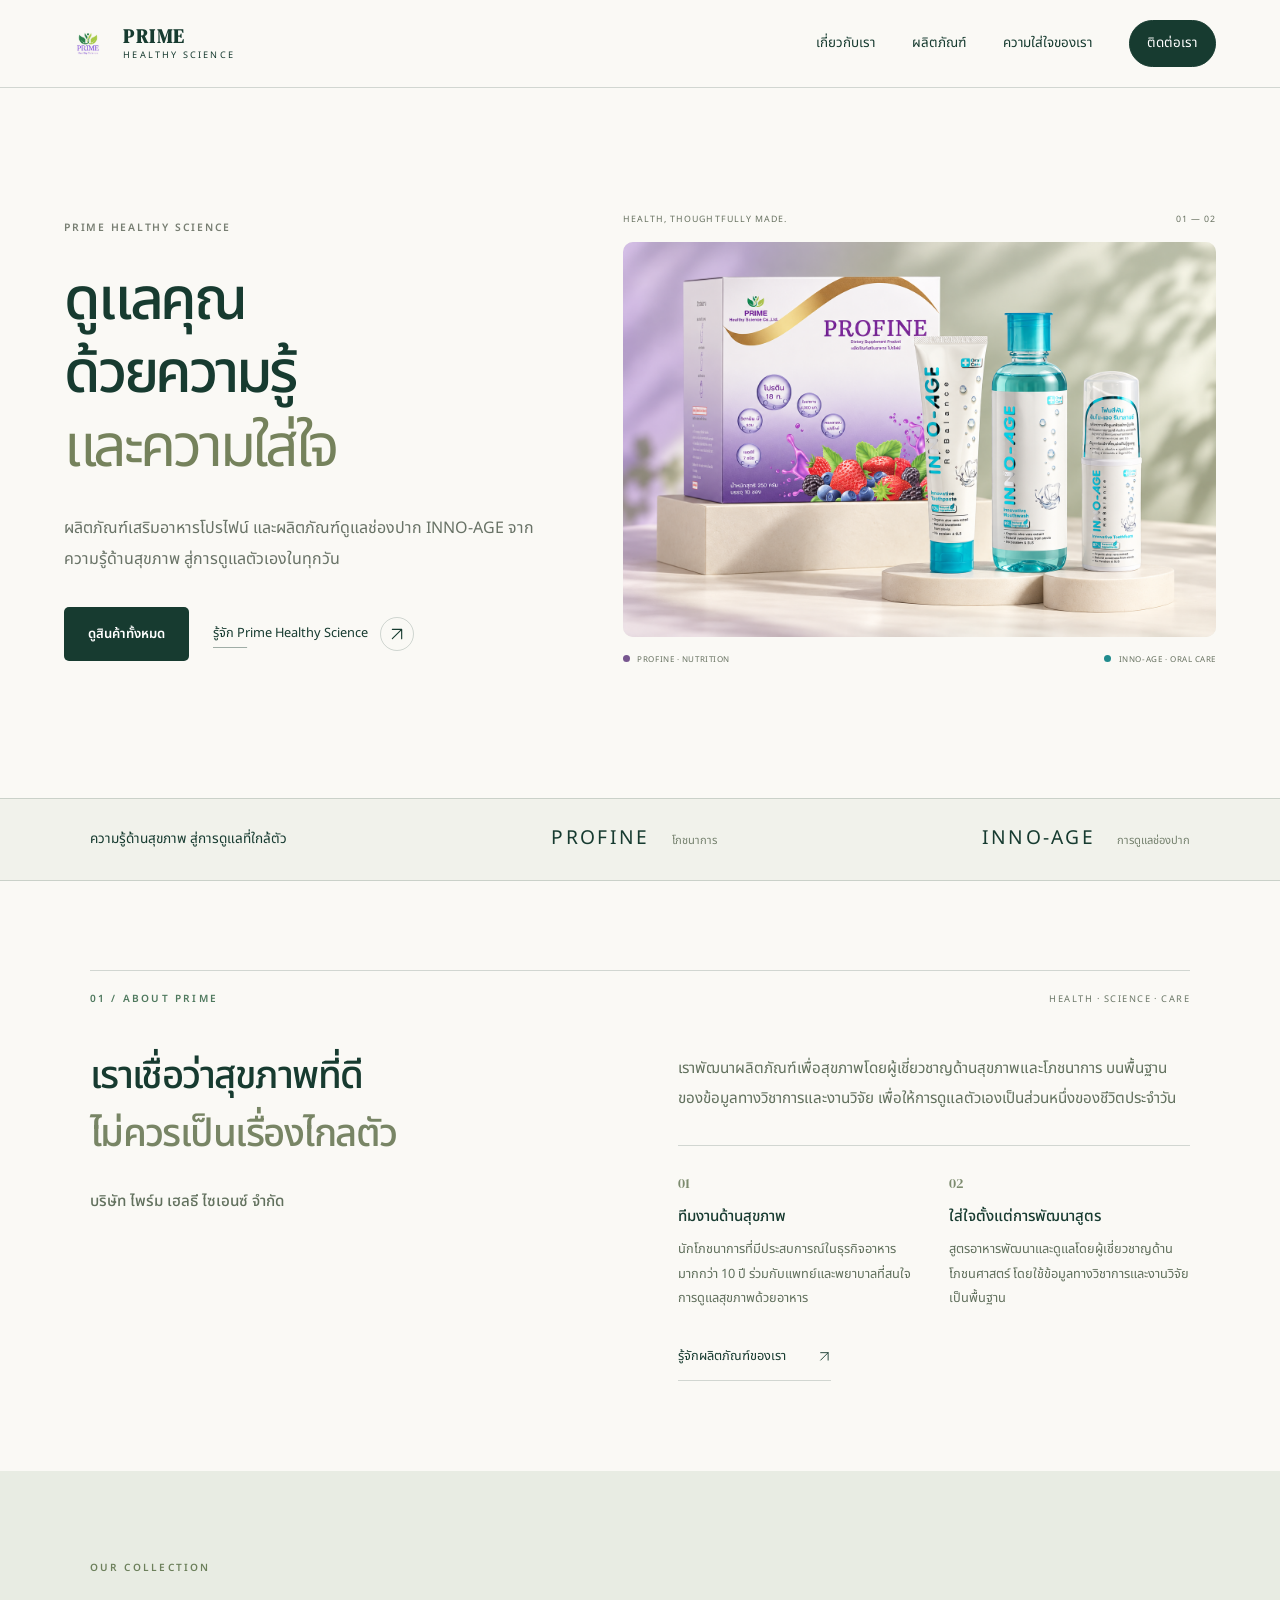
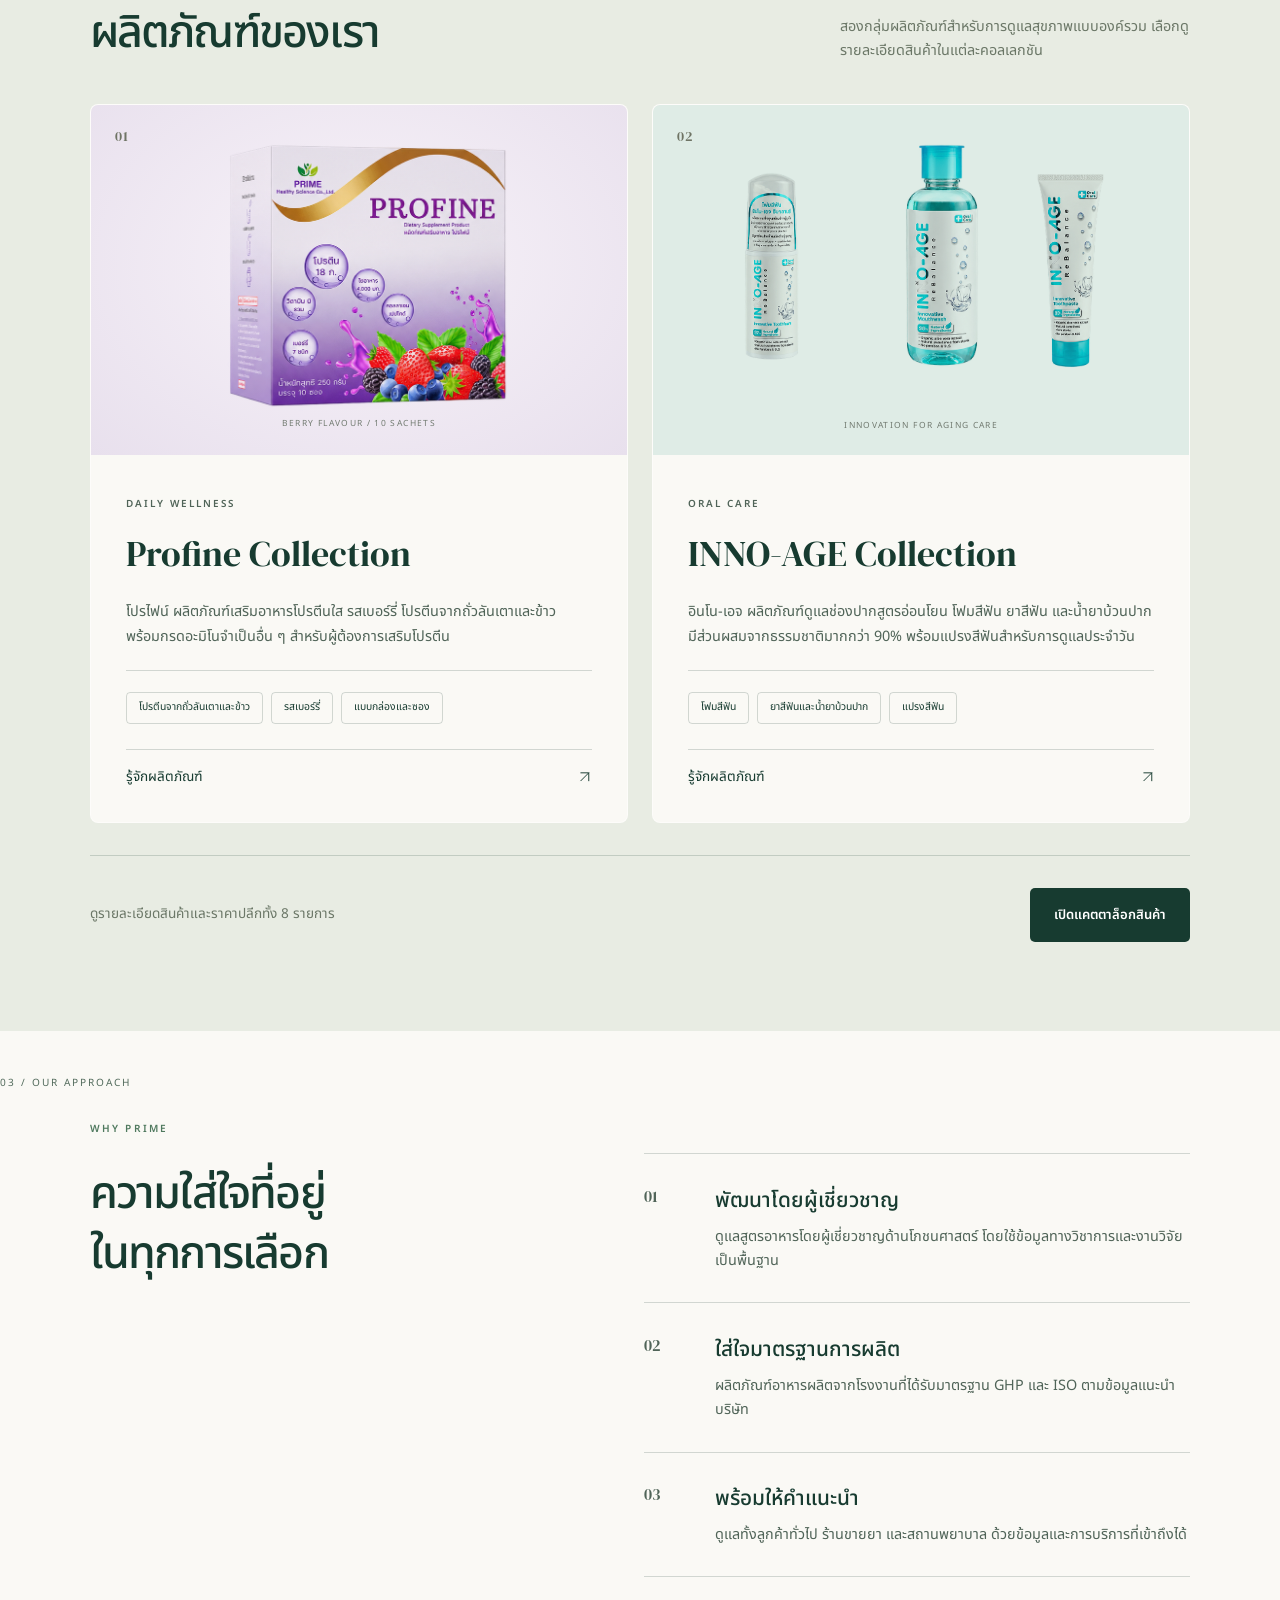
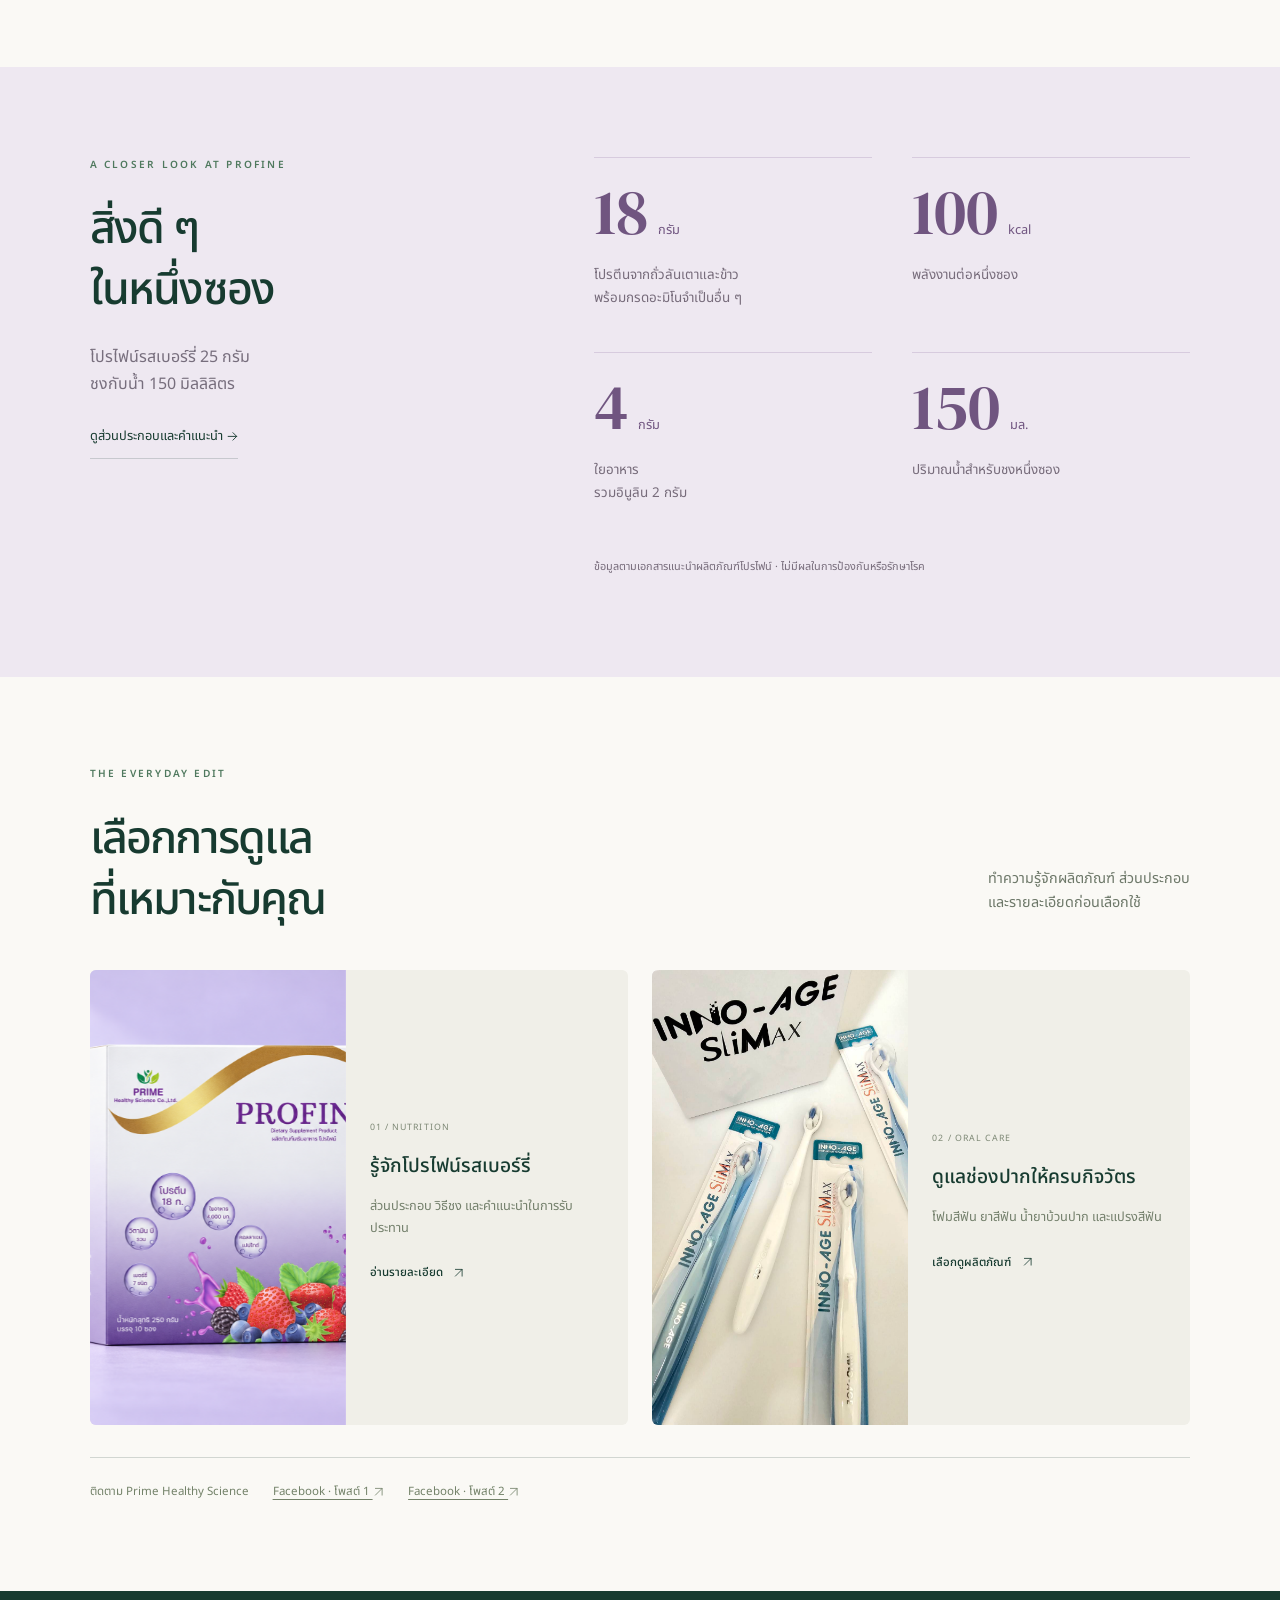
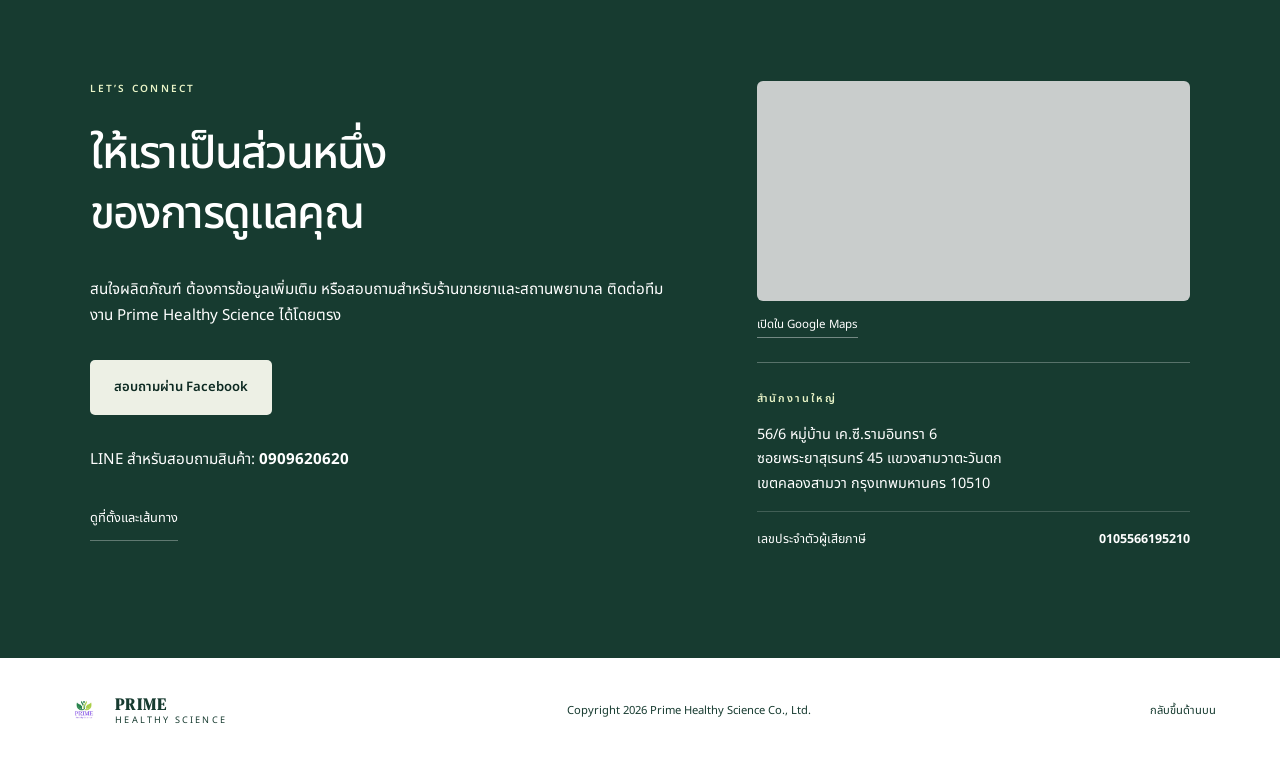
<file: index.html>
<!DOCTYPE html>

<html lang="th">
<head>
<meta charset="utf-8"/>
<meta content="width=device-width, initial-scale=1" name="viewport"/>
<meta content="รู้จักบริษัท ไพร์ม เฮลธี ไซเอนซ์ จำกัด ผู้จัดจำหน่ายโปรไฟน์ โปรตีนรสเบอร์รี่ และ INNO-AGE ผลิตภัณฑ์ดูแลช่องปาก พร้อมข้อมูลสินค้าและช่องทางสอบถาม" name="description"/>
<meta content="index, follow, max-image-preview:large" name="robots"/>
<meta content="Prime Healthy Science Co., Ltd." name="author"/>
<meta content="#173b30" name="theme-color"/>
<meta content="website" property="og:type"/>
<meta content="th_TH" property="og:locale"/>
<meta content="Prime Healthy Science" property="og:site_name"/>
<meta content="Prime Healthy Science | โปรไฟน์ และ INNO-AGE" property="og:title"/>
<meta content="รู้จักบริษัท ไพร์ม เฮลธี ไซเอนซ์ จำกัด ผู้จัดจำหน่ายโปรไฟน์ โปรตีนรสเบอร์รี่ และ INNO-AGE ผลิตภัณฑ์ดูแลช่องปาก พร้อมข้อมูลสินค้าและช่องทางสอบถาม" property="og:description"/>
<meta content="summary_large_image" name="twitter:card"/>
<meta content="Prime Healthy Science | โปรไฟน์ และ INNO-AGE" name="twitter:title"/>
<meta content="รู้จักบริษัท ไพร์ม เฮลธี ไซเอนซ์ จำกัด ผู้จัดจำหน่ายโปรไฟน์ โปรตีนรสเบอร์รี่ และ INNO-AGE ผลิตภัณฑ์ดูแลช่องปาก พร้อมข้อมูลสินค้าและช่องทางสอบถาม" name="twitter:description"/>
<title>Prime Healthy Science | โปรไฟน์ และ INNO-AGE</title>
<link href="favicon.ico" rel="icon" sizes="any"/><link href="assets/favicon.png" rel="icon" sizes="96x96" type="image/png"/><link href="assets/apple-touch-icon.png" rel="apple-touch-icon" sizes="180x180"/>
<link href="https://fonts.googleapis.com" rel="preconnect"/>
<link crossorigin="" href="https://fonts.gstatic.com" rel="preconnect"/>
<link href="https://fonts.googleapis.com/css2?family=DM+Serif+Display&amp;family=Noto+Sans+Thai:wght@300;400;500;600;700&amp;display=swap" rel="stylesheet"/>
<link href="styles.css" rel="stylesheet"/>
<link href="extras.css" rel="stylesheet"/>
<link href="content.css" rel="stylesheet"/>
<link href="accessibility.css" rel="stylesheet"/><noscript><style>@media(max-width:950px){.site-header{height:auto;position:relative;flex-wrap:wrap;background:var(--ink-2);padding-top:1rem;padding-bottom:1rem}.site-header nav{display:flex;position:static;flex-wrap:wrap;width:100%;gap:1rem;padding:1rem 0;background:none}.menu-button{display:none}}</style></noscript><link href="home-motion.css" rel="stylesheet"/><meta content="https://krittanonmss.github.io/website_Prime-Healthy-Science/" property="og:url"/><meta content="https://krittanonmss.github.io/website_Prime-Healthy-Science/assets/phs-studio-v2.png" property="og:image"/><meta content="https://krittanonmss.github.io/website_Prime-Healthy-Science/assets/phs-studio-v2.png" property="og:image:secure_url"/><meta content="image/png" property="og:image:type"/><meta content="1536" property="og:image:width"/><meta content="1024" property="og:image:height"/><meta content="ผลิตภัณฑ์โปรไฟน์และ INNO-AGE จาก Prime Healthy Science" property="og:image:alt"/><meta content="https://krittanonmss.github.io/website_Prime-Healthy-Science/assets/phs-studio-v2.png" name="twitter:image"/><meta content="ผลิตภัณฑ์โปรไฟน์และ INNO-AGE จาก Prime Healthy Science" name="twitter:image:alt"/><link href="https://krittanonmss.github.io/website_Prime-Healthy-Science/" rel="canonical"/><script type="application/ld+json">{"@context":"https://schema.org","@graph":[{"@type":"Organization","@id":"https://krittanonmss.github.io/website_Prime-Healthy-Science/#organization","name":"บริษัท ไพร์ม เฮลธี ไซเอนซ์ จำกัด","alternateName":"Prime Healthy Science Co., Ltd.","url":"https://krittanonmss.github.io/website_Prime-Healthy-Science/","logo":{"@type":"ImageObject","url":"https://krittanonmss.github.io/website_Prime-Healthy-Science/assets/logo.jpg"},"sameAs":["https://www.facebook.com/61555397284575"],"description":"ผลิตภัณฑ์เสริมอาหารโปรไฟน์ และผลิตภัณฑ์ดูแลช่องปาก INNO-AGE","taxID":"0105566195210","address":{"@type":"PostalAddress","streetAddress":"56/6 หมู่บ้าน เค.ซี.รามอินทรา 6 ซอยพระยาสุเรนทร์ 45 แขวงสามวาตะวันตก","addressLocality":"เขตคลองสามวา","addressRegion":"กรุงเทพมหานคร","postalCode":"10510","addressCountry":"TH"}},{"@type":"WebSite","@id":"https://krittanonmss.github.io/website_Prime-Healthy-Science/#website","url":"https://krittanonmss.github.io/website_Prime-Healthy-Science/","name":"Prime Healthy Science","alternateName":"ไพร์ม เฮลธี ไซเอนซ์","inLanguage":"th-TH","publisher":{"@id":"https://krittanonmss.github.io/website_Prime-Healthy-Science/#organization"}},{"@type":"WebPage","@id":"https://krittanonmss.github.io/website_Prime-Healthy-Science/#webpage","url":"https://krittanonmss.github.io/website_Prime-Healthy-Science/","name":"Prime Healthy Science | โปรไฟน์ และ INNO-AGE","description":"รู้จักบริษัท ไพร์ม เฮลธี ไซเอนซ์ จำกัด ผู้จัดจำหน่ายโปรไฟน์ โปรตีนรสเบอร์รี่ และ INNO-AGE ผลิตภัณฑ์ดูแลช่องปาก พร้อมข้อมูลสินค้าและช่องทางสอบถาม","inLanguage":"th-TH","isPartOf":{"@id":"https://krittanonmss.github.io/website_Prime-Healthy-Science/#website"},"about":{"@id":"https://krittanonmss.github.io/website_Prime-Healthy-Science/#organization"},"primaryImageOfPage":{"@type":"ImageObject","url":"https://krittanonmss.github.io/website_Prime-Healthy-Science/assets/phs-studio-v2.png"}}]}</script><meta content="zweBhI5edOVpzJNW1rOHRYikwIHm6MC12zoa8PsCPQc" name="google-site-verification"/></head>
<body class="home-page">
<a class="skip-link" href="#main">ข้ามไปยังเนื้อหา</a>
<header class="site-header" id="top">
<a aria-label="Prime Healthy Science หน้าแรก" class="brand" href="#top">
<img alt="" decoding="async" height="56" src="assets/logo.jpg" width="56"/>
<span><strong>PRIME</strong><small>Healthy Science</small></span>
</a>
<button aria-controls="main-nav" aria-expanded="false" class="menu-button" type="button"><span></span><span></span><span></span><span class="sr-only">เปิดเมนู</span></button>
<nav aria-label="เมนูหลัก" id="main-nav">
<a href="#about">เกี่ยวกับเรา</a>
<a href="products.html">ผลิตภัณฑ์</a>
<a href="#standards">ความใส่ใจของเรา</a>
<a class="nav-cta" href="#contact">ติดต่อเรา</a>
</nav>
</header>
<main id="main">
<section class="hero">
<div class="hero-copy reveal">
<p class="eyebrow">PRIME HEALTHY SCIENCE</p>
<h1>ดูแลคุณ<br/>ด้วยความรู้<br/><em>และความใส่ใจ</em></h1>
<p class="hero-lead">ผลิตภัณฑ์เสริมอาหารโปรไฟน์ และผลิตภัณฑ์ดูแลช่องปาก INNO-AGE จากความรู้ด้านสุขภาพ สู่การดูแลตัวเองในทุกวัน</p>
<div class="hero-actions">
<a class="button primary" href="products.html">ดูสินค้าทั้งหมด</a>
<a class="text-link about-discover" href="#about"><span class="about-discover-label">รู้จัก Prime Healthy Science</span><span aria-hidden="true" class="about-discover-icon"><svg aria-hidden="true" class="ui-icon" fill="none" focusable="false" height="18" stroke="currentColor" stroke-linecap="round" stroke-linejoin="round" stroke-width="1.7" viewbox="0 0 24 24" width="18"><path d="M5 19 19 5M5 5h14v14"></path></svg></span></a>
</div>
</div>
<div class="hero-art product-editorial"><div class="image-kicker"><span>HEALTH, THOUGHTFULLY MADE.</span><span>01 — 02</span></div><div class="hero-image-wrap"><img alt="ผลิตภัณฑ์โปรไฟน์และ INNO-AGE จัดแสดงบนพื้นหลังโทนอ่อน" decoding="async" fetchpriority="high" height="1024" src="assets/phs-studio-v2.png" width="1536"/></div><div class="hero-image-caption"><span><i class="swatch purple"></i> PROFINE · NUTRITION</span><span><i class="swatch teal"></i> INNO-AGE · ORAL CARE</span></div></div>
</section><div class="brand-strip"><span>ความรู้ด้านสุขภาพ สู่การดูแลที่ใกล้ตัว</span><span>PROFINE <small>โภชนาการ</small></span><span>INNO-AGE <small>การดูแลช่องปาก</small></span></div>
<section aria-labelledby="about-title" class="about-section section" id="about">
<div class="about-topline"><p class="eyebrow green">01 / ABOUT PRIME</p><span>HEALTH · SCIENCE · CARE</span></div>
<div class="about-layout"><div class="about-heading"><h2 id="about-title">เราเชื่อว่าสุขภาพที่ดี<br/><span>ไม่ควรเป็นเรื่องไกลตัว</span></h2><p class="about-company">บริษัท ไพร์ม เฮลธี ไซเอนซ์ จำกัด</p></div>
<div class="about-story">
<p class="about-description">เราพัฒนาผลิตภัณฑ์เพื่อสุขภาพโดยผู้เชี่ยวชาญด้านสุขภาพและโภชนาการ บนพื้นฐานของข้อมูลทางวิชาการและงานวิจัย เพื่อให้การดูแลตัวเองเป็นส่วนหนึ่งของชีวิตประจำวัน</p>
<div class="about-details">
<div><span class="about-detail-number">01</span><h3>ทีมงานด้านสุขภาพ</h3><p>นักโภชนาการที่มีประสบการณ์ในธุรกิจอาหารมากกว่า 10 ปี ร่วมกับแพทย์และพยาบาลที่สนใจการดูแลสุขภาพด้วยอาหาร</p></div>
<div><span class="about-detail-number">02</span><h3>ใส่ใจตั้งแต่การพัฒนาสูตร</h3><p>สูตรอาหารพัฒนาและดูแลโดยผู้เชี่ยวชาญด้านโภชนศาสตร์ โดยใช้ข้อมูลทางวิชาการและงานวิจัยเป็นพื้นฐาน</p></div>
</div>
<a class="about-link" href="products.html">รู้จักผลิตภัณฑ์ของเรา <span aria-hidden="true"><svg aria-hidden="true" class="ui-icon" fill="none" focusable="false" height="18" stroke="currentColor" stroke-linecap="round" stroke-linejoin="round" stroke-width="1.7" viewbox="0 0 24 24" width="18"><path d="M5 19 19 5M5 5h14v14"></path></svg></span></a>
</div>
</div>
</section>
<section class="products section" id="products">
<div class="products-heading reveal">
<div>
<p class="eyebrow light">OUR COLLECTION</p>
<h2>ผลิตภัณฑ์ของเรา</h2>
</div>
<p>สองกลุ่มผลิตภัณฑ์สำหรับการดูแลสุขภาพแบบองค์รวม เลือกดูรายละเอียดสินค้าในแต่ละคอลเลกชัน</p>
</div>
<div class="collection-grid">
<article class="collection-card berry reveal">
<div class="card-index">01</div>
<a class="product-visual collection-product berry-stage" href="products.html#profine-details"><div aria-label="กล่องโปรไฟน์ รสเบอร์รี่" class="sheet-product sheet-berry" role="img"></div><span class="visual-note">BERRY FLAVOUR / 10 SACHETS</span></a>
<div class="collection-copy">
<p class="category">DAILY WELLNESS</p>
<h3>Profine Collection</h3>
<p>โปรไฟน์ ผลิตภัณฑ์เสริมอาหารโปรตีนใส รสเบอร์รี่ โปรตีนจากถั่วลันเตาและข้าว พร้อมกรดอะมิโนจำเป็นอื่น ๆ สำหรับผู้ต้องการเสริมโปรตีน</p>
<ul><li>โปรตีนจากถั่วลันเตาและข้าว</li><li>รสเบอร์รี่</li><li>แบบกล่องและซอง</li></ul>
<a class="collection-link" href="products.html#profine-details">รู้จักผลิตภัณฑ์ <span aria-hidden="true"><svg aria-hidden="true" class="ui-icon" fill="none" focusable="false" height="18" stroke="currentColor" stroke-linecap="round" stroke-linejoin="round" stroke-width="1.7" viewbox="0 0 24 24" width="18"><path d="M5 19 19 5M5 5h14v14"></path></svg></span></a></div>
</article>
<article class="collection-card oral reveal">
<div class="card-index">02</div>
<a class="product-visual collection-product oral-stage" href="products.html#oral-details"><div class="oral-lineup"><div aria-label="โฟมสีฟัน INNO-AGE" class="sheet-product sheet-foam" role="img"></div><div aria-label="น้ำยาบ้วนปาก INNO-AGE" class="sheet-product sheet-mouthwash" role="img"></div><div aria-label="ยาสีฟัน INNO-AGE" class="sheet-product sheet-toothpaste" role="img"></div></div><span class="visual-note">INNOVATION FOR AGING CARE</span></a>
<div class="collection-copy">
<p class="category">ORAL CARE</p>
<h3>INNO-AGE Collection</h3>
<p>อินโน-เอจ ผลิตภัณฑ์ดูแลช่องปากสูตรอ่อนโยน โฟมสีฟัน ยาสีฟัน และน้ำยาบ้วนปาก มีส่วนผสมจากธรรมชาติมากกว่า 90% พร้อมแปรงสีฟันสำหรับการดูแลประจำวัน</p>
<ul><li>โฟมสีฟัน</li><li>ยาสีฟันและน้ำยาบ้วนปาก</li><li>แปรงสีฟัน</li></ul>
<a class="collection-link" href="products.html#oral-details">รู้จักผลิตภัณฑ์ <span aria-hidden="true"><svg aria-hidden="true" class="ui-icon" fill="none" focusable="false" height="18" stroke="currentColor" stroke-linecap="round" stroke-linejoin="round" stroke-width="1.7" viewbox="0 0 24 24" width="18"><path d="M5 19 19 5M5 5h14v14"></path></svg></span></a></div>
</article>
</div>
<div class="products-all reveal">
<p>ดูรายละเอียดสินค้าและราคาปลีกทั้ง 8 รายการ</p>
<a class="button pale" href="products.html">เปิดแคตตาล็อกสินค้า</a>
</div>
</section>
<section class="principles section" id="standards">
<div class="section-number">03 / OUR APPROACH</div>
<div class="principles-title reveal">
<p class="eyebrow green">WHY PRIME</p>
<h2>ความใส่ใจที่อยู่<br/>ในทุกการเลือก</h2>
</div>
<div class="principle-list">
<article class="reveal"><span>01</span><div><h3>พัฒนาโดยผู้เชี่ยวชาญ</h3><p>ดูแลสูตรอาหารโดยผู้เชี่ยวชาญด้านโภชนศาสตร์ โดยใช้ข้อมูลทางวิชาการและงานวิจัยเป็นพื้นฐาน</p></div></article>
<article class="reveal"><span>02</span><div><h3>ใส่ใจมาตรฐานการผลิต</h3><p>ผลิตภัณฑ์อาหารผลิตจากโรงงานที่ได้รับมาตรฐาน GHP และ ISO ตามข้อมูลแนะนำบริษัท</p></div></article>
<article class="reveal"><span>03</span><div><h3>พร้อมให้คำแนะนำ</h3><p>ดูแลทั้งลูกค้าทั่วไป ร้านขายยา และสถานพยาบาล ด้วยข้อมูลและการบริการที่เข้าถึงได้</p></div></article>
</div>
</section>
<section class="nutrition-feature section"><div class="feature-heading"><p class="eyebrow green">A CLOSER LOOK AT PROFINE</p><h2>สิ่งดี ๆ<br/>ในหนึ่งซอง</h2><p>โปรไฟน์รสเบอร์รี่ 25 กรัม<br/>ชงกับน้ำ 150 มิลลิลิตร</p><a class="text-link" href="products.html#profine-details">ดูส่วนประกอบและคำแนะนำ <svg aria-hidden="true" class="ui-icon" fill="none" focusable="false" height="18" stroke="currentColor" stroke-linecap="round" stroke-linejoin="round" stroke-width="1.7" viewbox="0 0 24 24" width="18"><path d="M4 12h16M13 5l7 7-7 7"></path></svg></a></div><div class="feature-facts"><div><strong>18<small>กรัม</small></strong><p>โปรตีนจากถั่วลันเตาและข้าว<br/>พร้อมกรดอะมิโนจำเป็นอื่น ๆ</p></div><div><strong>100<small>kcal</small></strong><p>พลังงานต่อหนึ่งซอง</p></div><div><strong>4<small>กรัม</small></strong><p>ใยอาหาร<br/>รวมอินูลิน 2 กรัม</p></div><div><strong>150<small>มล.</small></strong><p>ปริมาณน้ำสำหรับชงหนึ่งซอง</p></div><p class="fact-source">ข้อมูลตามเอกสารแนะนำผลิตภัณฑ์โปรไฟน์ · ไม่มีผลในการป้องกันหรือรักษาโรค</p></div></section>
<section class="resource-section section" id="product-stories"><div class="resource-heading"><div><p class="eyebrow green">THE EVERYDAY EDIT</p><h2>เลือกการดูแล<br/>ที่เหมาะกับคุณ</h2></div><p>ทำความรู้จักผลิตภัณฑ์ ส่วนประกอบ<br/>และรายละเอียดก่อนเลือกใช้</p></div><div class="editorial-grid"><a class="editorial-card" href="products.html#profine-details"><div class="editorial-image berry-editorial"><img alt="โปรไฟน์รสเบอร์รี่ จัดแสงบนพื้นหลังลาเวนเดอร์" decoding="async" height="1254" loading="lazy" src="assets/profine-editorial-v3.png" width="1254"/></div><div class="editorial-copy"><span>01 / NUTRITION</span><h3>รู้จักโปรไฟน์รสเบอร์รี่</h3><p>ส่วนประกอบ วิธีชง และคำแนะนำในการรับประทาน</p><b>อ่านรายละเอียด<span aria-hidden="true" class="editorial-arrow"><svg aria-hidden="true" class="ui-icon" fill="none" focusable="false" height="18" stroke="currentColor" stroke-linecap="round" stroke-linejoin="round" stroke-width="1.7" viewbox="0 0 24 24" width="18"><path d="M5 19 19 5M5 5h14v14"></path></svg></span></b></div></a><a class="editorial-card" href="products.html#slimax"><div class="editorial-image"><img alt="แปรงสีฟัน INNO-AGE Slimax ในบรรจุภัณฑ์จริง" decoding="async" height="1705" loading="lazy" src="assets/5992.jpg" width="960"/></div><div class="editorial-copy"><span>02 / ORAL CARE</span><h3>ดูแลช่องปากให้ครบกิจวัตร</h3><p>โฟมสีฟัน ยาสีฟัน น้ำยาบ้วนปาก และแปรงสีฟัน</p><b>เลือกดูผลิตภัณฑ์<span aria-hidden="true" class="editorial-arrow"><svg aria-hidden="true" class="ui-icon" fill="none" focusable="false" height="18" stroke="currentColor" stroke-linecap="round" stroke-linejoin="round" stroke-width="1.7" viewbox="0 0 24 24" width="18"><path d="M5 19 19 5M5 5h14v14"></path></svg></span></b></div></a></div><div class="source-links"><span>ติดตาม Prime Healthy Science</span><a href="https://www.facebook.com/story.php?story_fbid=122129962166179909&amp;id=61555397284575" rel="noopener noreferrer" target="_blank">Facebook · โพสต์ 1 <svg aria-hidden="true" class="ui-icon" fill="none" focusable="false" height="18" stroke="currentColor" stroke-linecap="round" stroke-linejoin="round" stroke-width="1.7" viewbox="0 0 24 24" width="18"><path d="M5 19 19 5M5 5h14v14"></path></svg></a><a href="https://www.facebook.com/story.php?story_fbid=122279247944179909&amp;id=61555397284575" rel="noopener noreferrer" target="_blank">Facebook · โพสต์ 2 <svg aria-hidden="true" class="ui-icon" fill="none" focusable="false" height="18" stroke="currentColor" stroke-linecap="round" stroke-linejoin="round" stroke-width="1.7" viewbox="0 0 24 24" width="18"><path d="M5 19 19 5M5 5h14v14"></path></svg></a></div></section>
<section class="contact section" id="contact">
<div class="contact-copy reveal">
<p class="eyebrow light">LET’S CONNECT</p>
<h2>ให้เราเป็นส่วนหนึ่ง<br/>ของการดูแลคุณ</h2>
<p>สนใจผลิตภัณฑ์ ต้องการข้อมูลเพิ่มเติม หรือสอบถามสำหรับร้านขายยาและสถานพยาบาล ติดต่อทีมงาน Prime Healthy Science ได้โดยตรง</p>
<a class="button pale" href="https://www.facebook.com/61555397284575" rel="noopener noreferrer" target="_blank">สอบถามผ่าน Facebook</a><p class="line-contact">LINE สำหรับสอบถามสินค้า: <strong>0909620620</strong></p><a class="text-link" href="#company-location">ดูที่ตั้งและเส้นทาง</a>
</div>
<div class="contact-side reveal">
<div class="map-wrap" id="company-location">
<div class="map-frame">
<iframe allowfullscreen="" loading="lazy" referrerpolicy="no-referrer-when-downgrade" src="https://www.google.com/maps?q=56%2F6+หมู่บ้าน+เค.ซี.รามอินทรา+6+ซอยพระยาสุเรนทร์+45+แขวงสามวาตะวันตก+เขตคลองสามวา+กรุงเทพมหานคร+10510&amp;output=embed" title="แผนที่สำนักงานใหญ่ บริษัท ไพร์ม เฮลธี ไซเอนซ์ จำกัด"></iframe>
</div>
<a class="map-link" href="https://www.google.com/maps/search/?api=1&amp;query=56%2F6+หมู่บ้าน+เค.ซี.รามอินทรา+6+ซอยพระยาสุเรนทร์+45+แขวงสามวาตะวันตก+เขตคลองสามวา+กรุงเทพมหานคร+10510" rel="noopener noreferrer" target="_blank">เปิดใน Google Maps</a>
</div>
<address class="contact-details">
<p class="label">สำนักงานใหญ่</p>
<p>56/6 หมู่บ้าน เค.ซี.รามอินทรา 6<br/>ซอยพระยาสุเรนทร์ 45 แขวงสามวาตะวันตก<br/>เขตคลองสามวา กรุงเทพมหานคร 10510</p>
<div class="detail-row"><span>เลขประจำตัวผู้เสียภาษี</span><strong>0105566195210</strong></div>
</address>
</div>
</section>
</main>
<footer>
<a class="brand footer-brand" href="#top"><img alt="" decoding="async" height="48" src="assets/logo.jpg" width="48"/><span><strong>PRIME</strong><small>Healthy Science</small></span></a>
<p>Copyright <span id="year"></span> Prime Healthy Science Co., Ltd.</p>
<a href="#top">กลับขึ้นด้านบน</a>
</footer>
<script src="script.js"></script>
<script src="home-motion.js"></script></body>
</html>
</file>
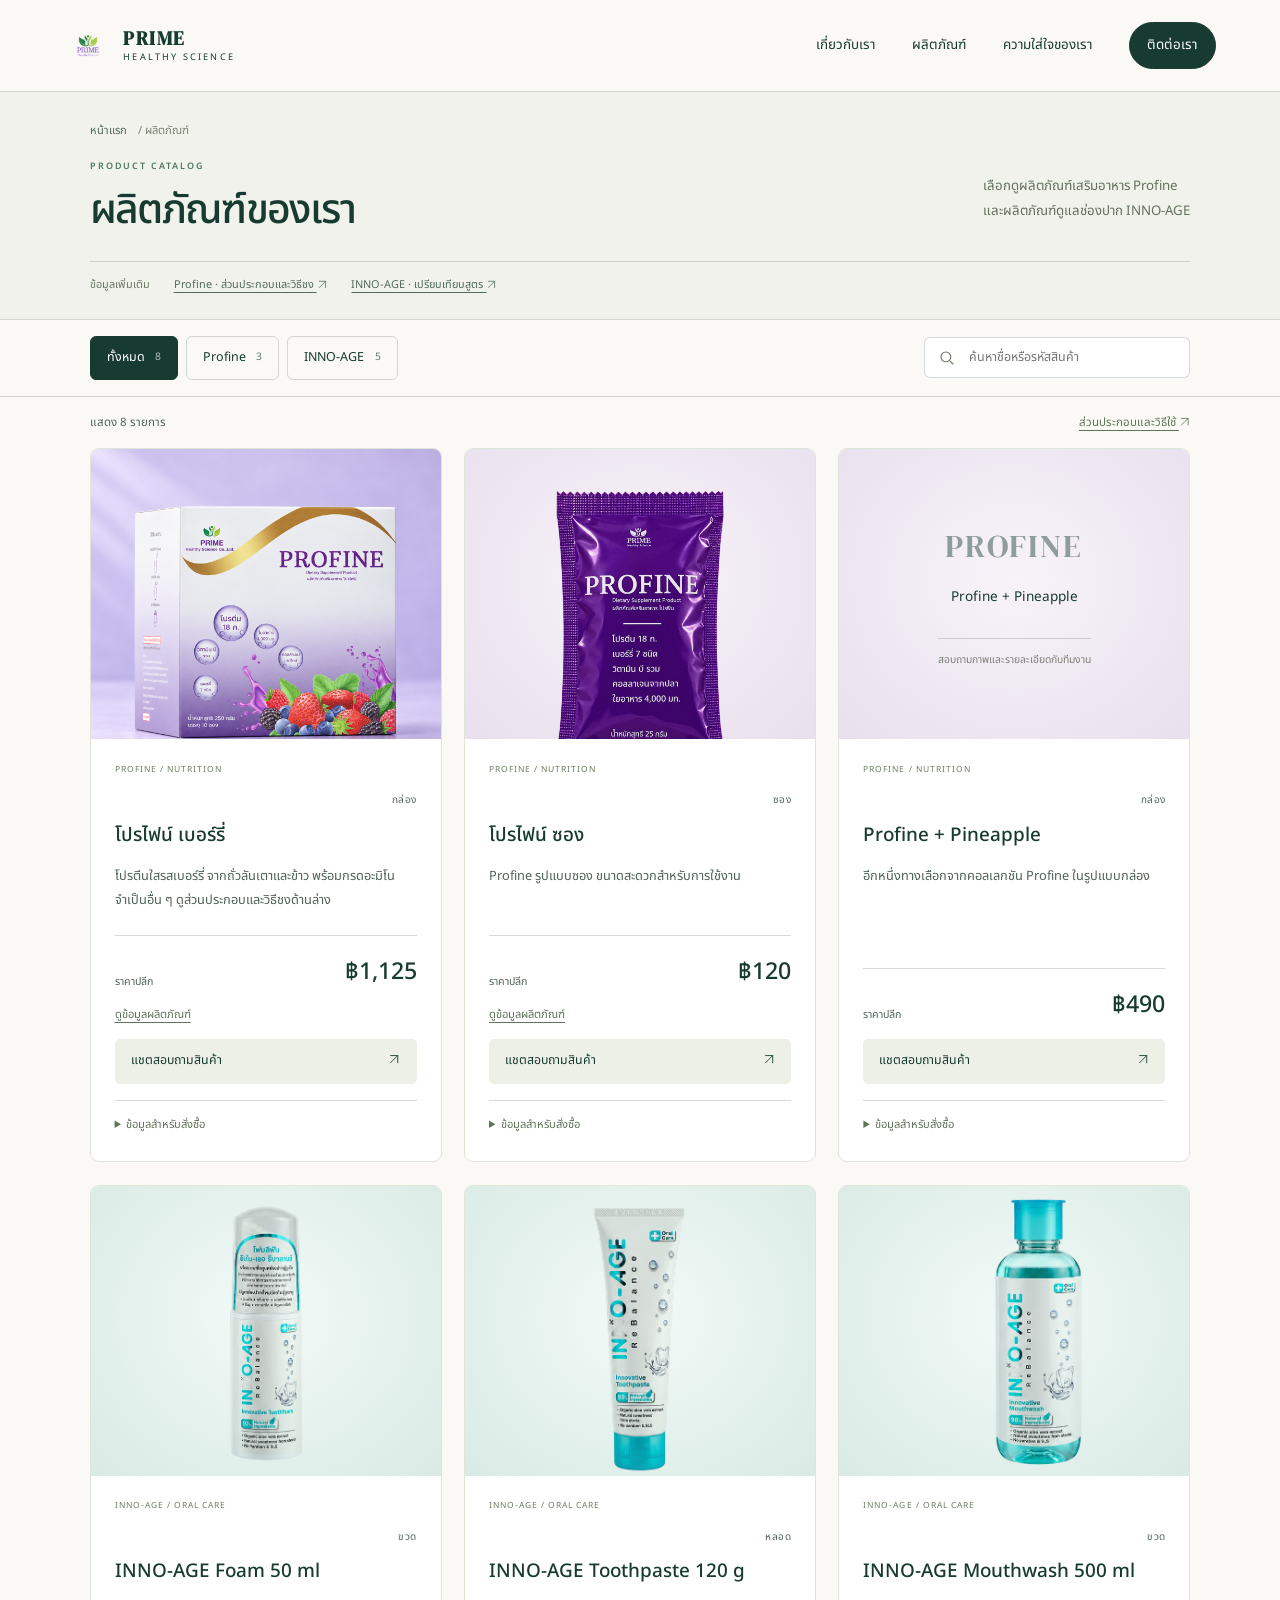
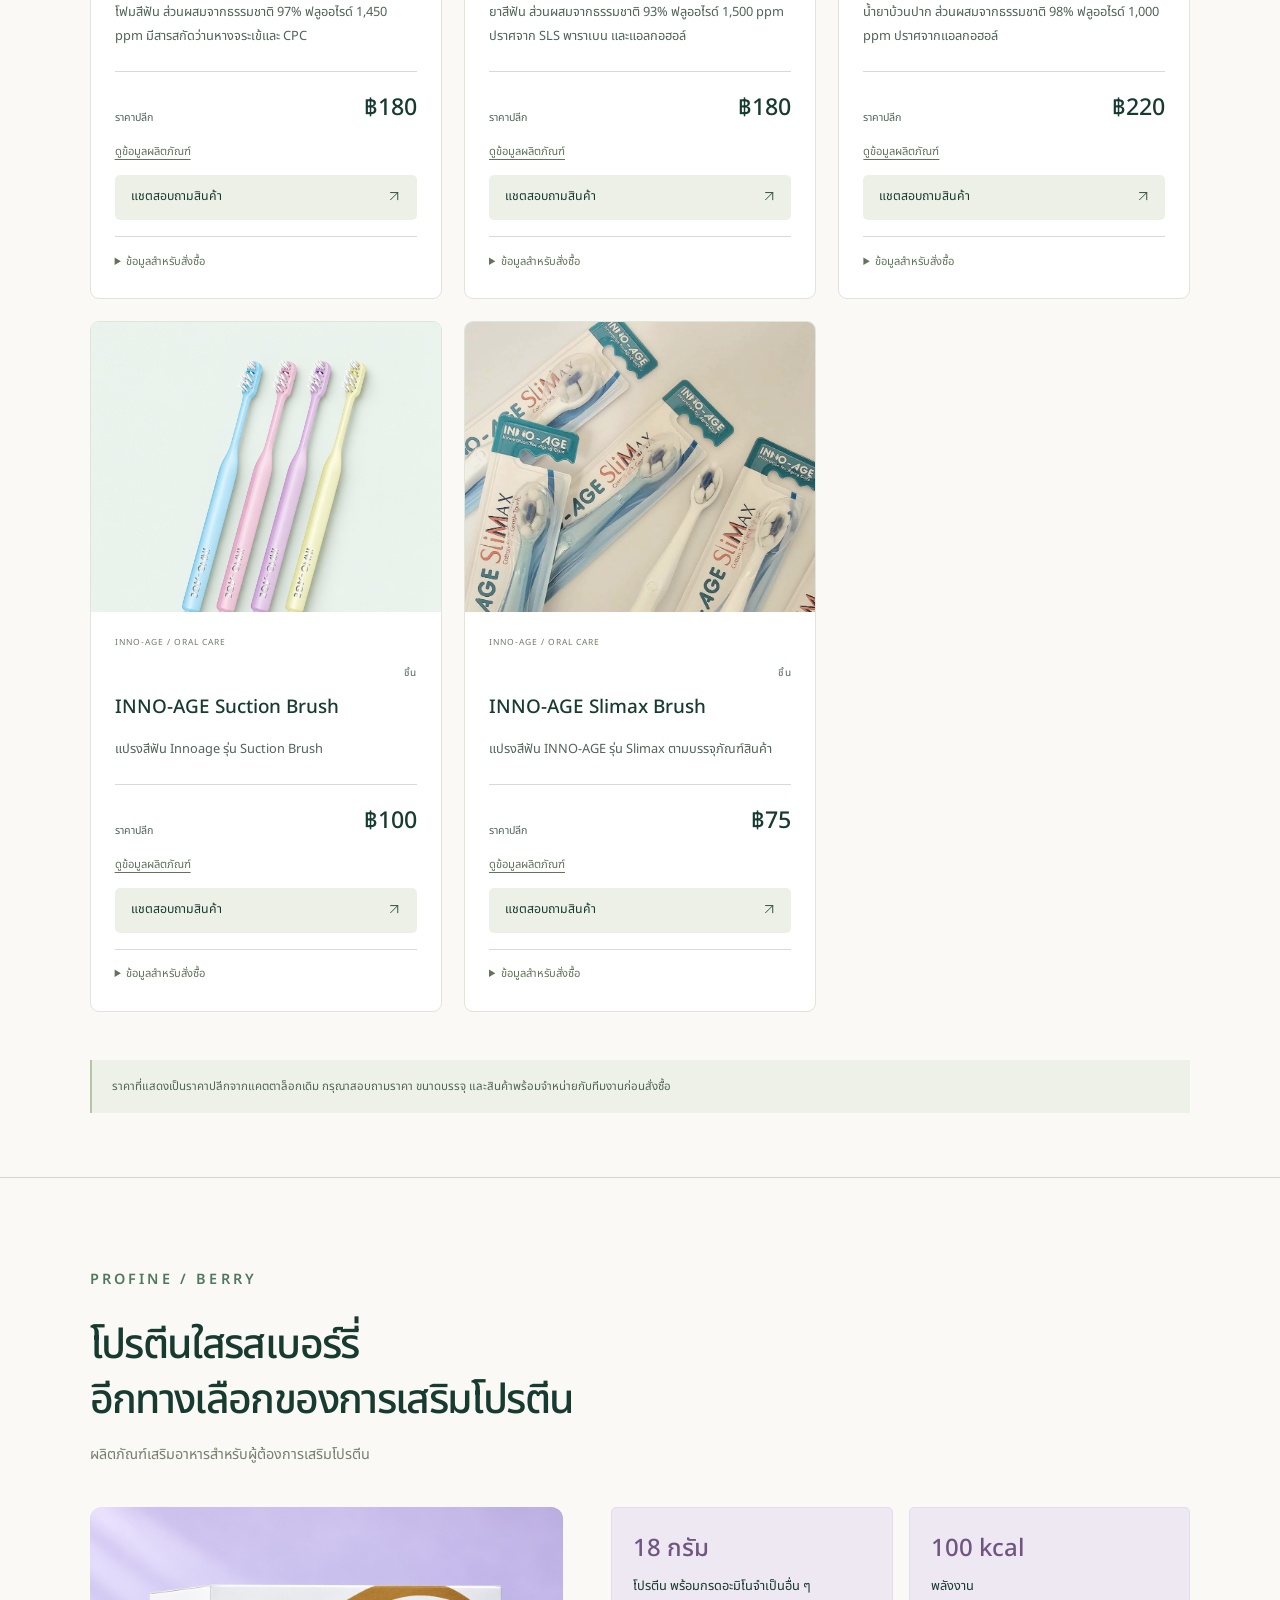
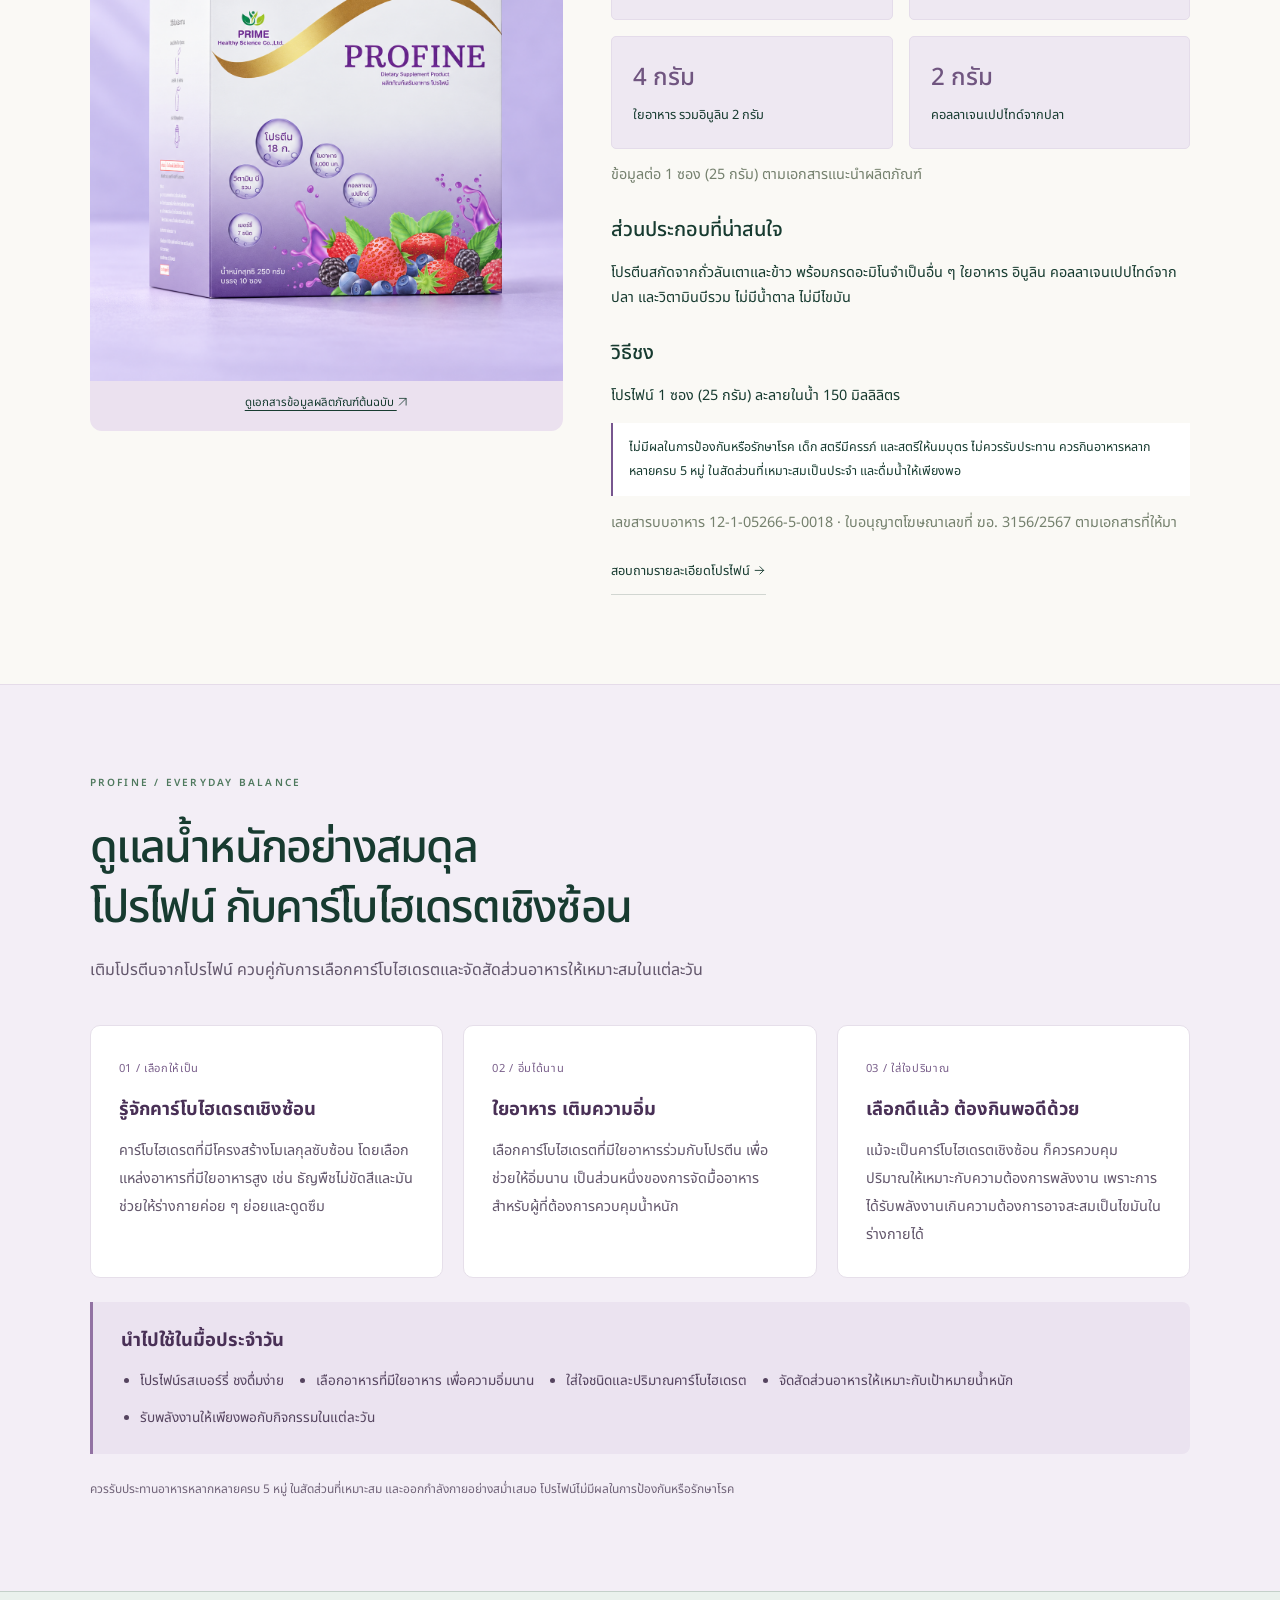
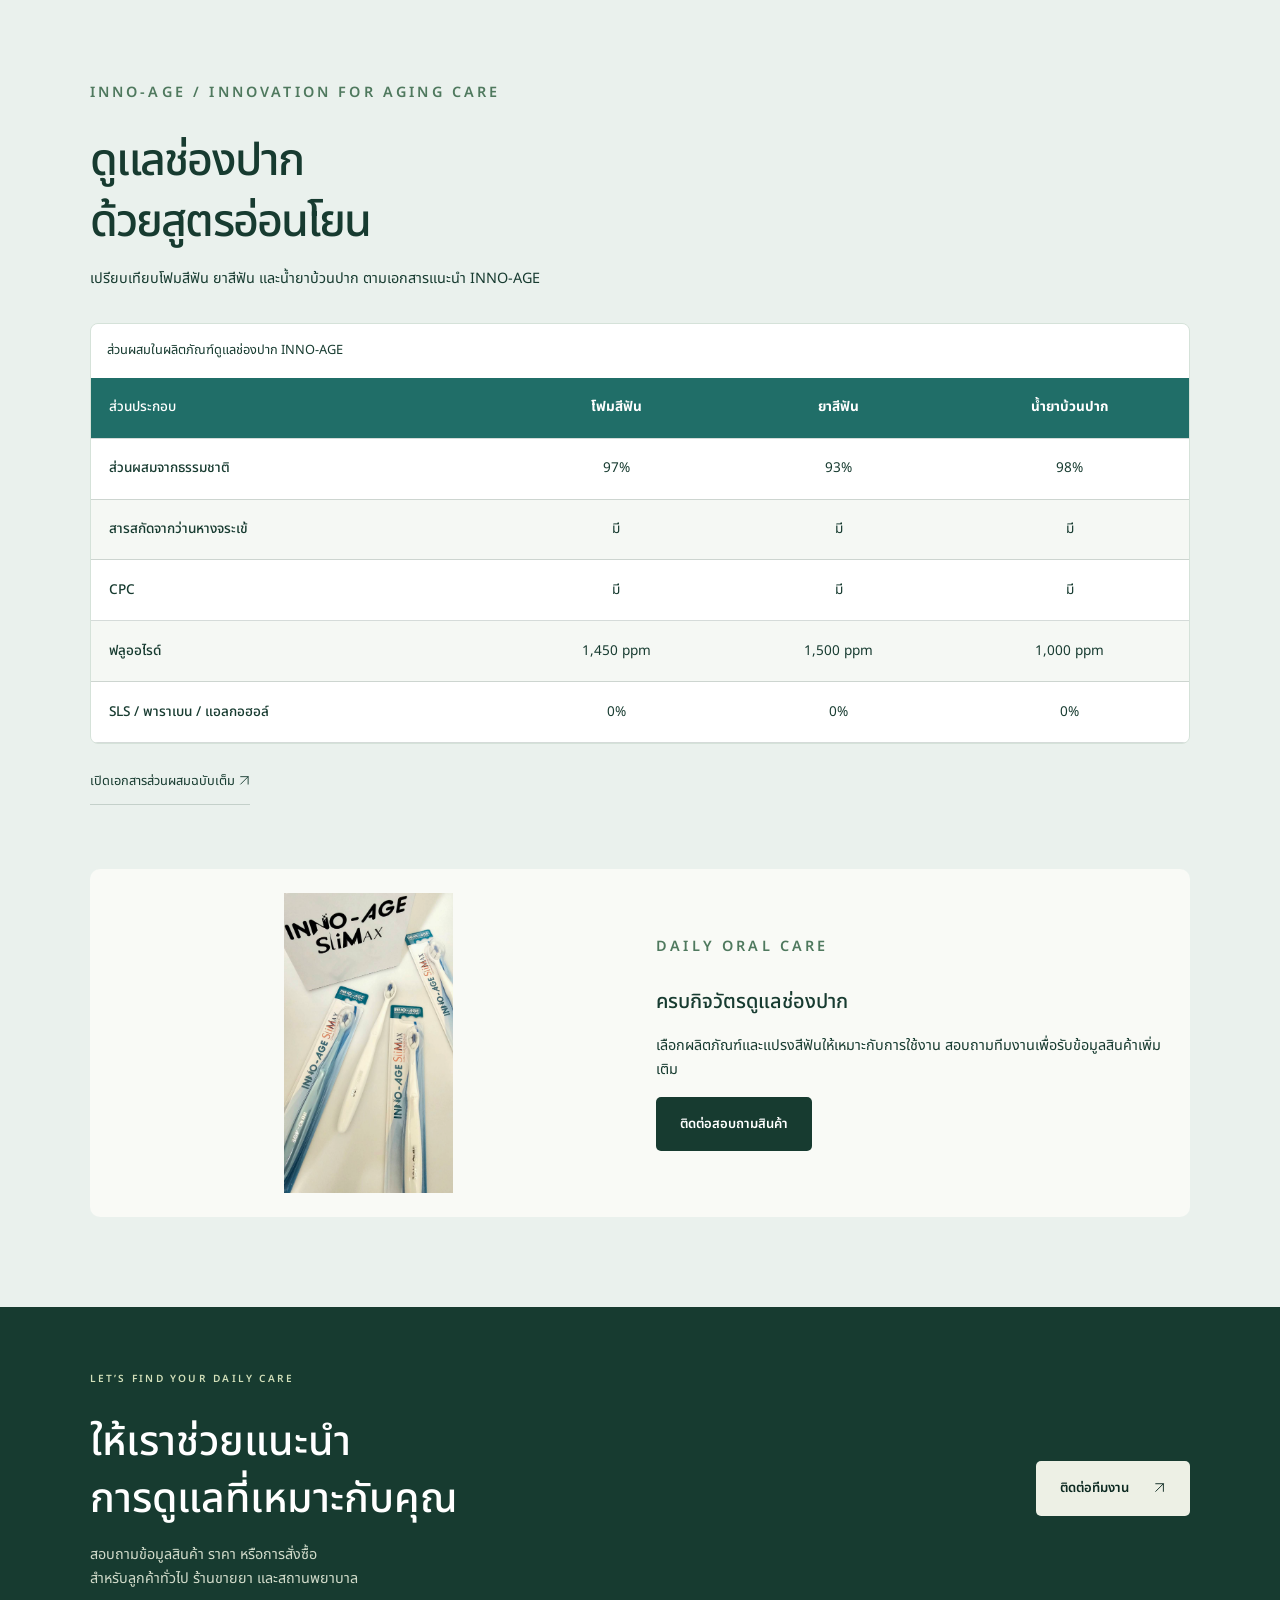
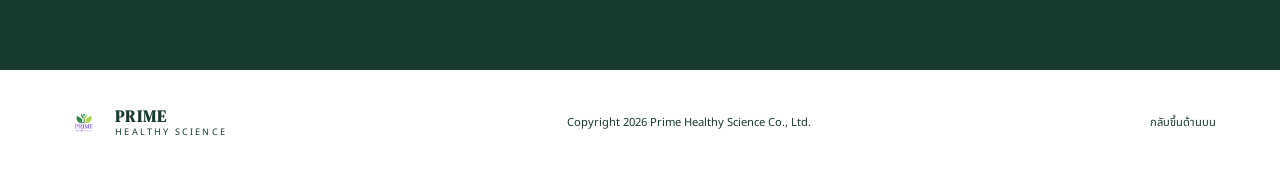
<file: products.html>
<!DOCTYPE html>

<html lang="th"><head><meta charset="utf-8"/><meta content="width=device-width,initial-scale=1" name="viewport"/><meta content="เลือกชมโปรไฟน์แบบกล่องและซอง พร้อมโฟมสีฟัน ยาสีฟัน น้ำยาบ้วนปาก และแปรงสีฟัน INNO-AGE ดูราคาปลีก ส่วนประกอบ วิธีชง และเปรียบเทียบสูตรดูแลช่องปาก" name="description"/><meta content="index, follow, max-image-preview:large" name="robots"/><meta content="Prime Healthy Science Co., Ltd." name="author"/><meta content="#173b30" name="theme-color"/><meta content="website" property="og:type"/><meta content="th_TH" property="og:locale"/><meta content="Prime Healthy Science" property="og:site_name"/><meta content="โปรไฟน์ และ INNO-AGE: สินค้าและราคา | Prime Healthy Science" property="og:title"/><meta content="เลือกชมโปรไฟน์แบบกล่องและซอง พร้อมโฟมสีฟัน ยาสีฟัน น้ำยาบ้วนปาก และแปรงสีฟัน INNO-AGE ดูราคาปลีก ส่วนประกอบ วิธีชง และเปรียบเทียบสูตรดูแลช่องปาก" property="og:description"/><meta content="summary_large_image" name="twitter:card"/><meta content="โปรไฟน์ และ INNO-AGE: สินค้าและราคา | Prime Healthy Science" name="twitter:title"/><meta content="เลือกชมโปรไฟน์แบบกล่องและซอง พร้อมโฟมสีฟัน ยาสีฟัน น้ำยาบ้วนปาก และแปรงสีฟัน INNO-AGE ดูราคาปลีก ส่วนประกอบ วิธีชง และเปรียบเทียบสูตรดูแลช่องปาก" name="twitter:description"/><title>โปรไฟน์ และ INNO-AGE: สินค้าและราคา | Prime Healthy Science</title><link href="favicon.ico" rel="icon" sizes="any"/><link href="assets/favicon.png" rel="icon" sizes="96x96" type="image/png"/><link href="assets/apple-touch-icon.png" rel="apple-touch-icon" sizes="180x180"/><link href="https://fonts.googleapis.com" rel="preconnect"/><link crossorigin="" href="https://fonts.gstatic.com" rel="preconnect"/><link href="https://fonts.googleapis.com/css2?family=DM+Serif+Display&amp;family=Noto+Sans+Thai:wght@300;400;500;600;700&amp;display=swap" rel="stylesheet"/><link href="styles.css" rel="stylesheet"/><link href="catalog.css" rel="stylesheet"/><link href="content.css" rel="stylesheet"/><link href="accessibility.css" rel="stylesheet"/><noscript><style>@media(max-width:950px){.site-header{height:auto;position:relative;flex-wrap:wrap;background:var(--ink-2);padding-top:1rem;padding-bottom:1rem}.site-header nav{display:flex;position:static;flex-wrap:wrap;width:100%;gap:1rem;padding:1rem 0;background:none}.menu-button{display:none}}</style></noscript><link href="products-page.css" rel="stylesheet"/><meta content="https://krittanonmss.github.io/website_Prime-Healthy-Science/products.html" property="og:url"/><meta content="https://krittanonmss.github.io/website_Prime-Healthy-Science/assets/phs-studio-v2.png" property="og:image"/><meta content="https://krittanonmss.github.io/website_Prime-Healthy-Science/assets/phs-studio-v2.png" property="og:image:secure_url"/><meta content="image/png" property="og:image:type"/><meta content="1536" property="og:image:width"/><meta content="1024" property="og:image:height"/><meta content="ผลิตภัณฑ์โปรไฟน์และ INNO-AGE จาก Prime Healthy Science" property="og:image:alt"/><meta content="https://krittanonmss.github.io/website_Prime-Healthy-Science/assets/phs-studio-v2.png" name="twitter:image"/><meta content="ผลิตภัณฑ์โปรไฟน์และ INNO-AGE จาก Prime Healthy Science" name="twitter:image:alt"/><link href="https://krittanonmss.github.io/website_Prime-Healthy-Science/products.html" rel="canonical"/><script type="application/ld+json">{"@context":"https://schema.org","@graph":[{"@type":"Organization","@id":"https://krittanonmss.github.io/website_Prime-Healthy-Science/#organization","name":"บริษัท ไพร์ม เฮลธี ไซเอนซ์ จำกัด","alternateName":"Prime Healthy Science Co., Ltd.","url":"https://krittanonmss.github.io/website_Prime-Healthy-Science/","logo":{"@type":"ImageObject","url":"https://krittanonmss.github.io/website_Prime-Healthy-Science/assets/logo.jpg"},"sameAs":["https://www.facebook.com/61555397284575"],"description":"ผลิตภัณฑ์เสริมอาหารโปรไฟน์ และผลิตภัณฑ์ดูแลช่องปาก INNO-AGE","taxID":"0105566195210","address":{"@type":"PostalAddress","streetAddress":"56/6 หมู่บ้าน เค.ซี.รามอินทรา 6 ซอยพระยาสุเรนทร์ 45 แขวงสามวาตะวันตก","addressLocality":"เขตคลองสามวา","addressRegion":"กรุงเทพมหานคร","postalCode":"10510","addressCountry":"TH"}},{"@type":"WebSite","@id":"https://krittanonmss.github.io/website_Prime-Healthy-Science/#website","url":"https://krittanonmss.github.io/website_Prime-Healthy-Science/","name":"Prime Healthy Science","alternateName":"ไพร์ม เฮลธี ไซเอนซ์","inLanguage":"th-TH","publisher":{"@id":"https://krittanonmss.github.io/website_Prime-Healthy-Science/#organization"}},{"@type":"CollectionPage","@id":"https://krittanonmss.github.io/website_Prime-Healthy-Science/products.html#webpage","url":"https://krittanonmss.github.io/website_Prime-Healthy-Science/products.html","name":"โปรไฟน์ และ INNO-AGE: สินค้าและราคา | Prime Healthy Science","description":"เลือกชมโปรไฟน์แบบกล่องและซอง พร้อมโฟมสีฟัน ยาสีฟัน น้ำยาบ้วนปาก และแปรงสีฟัน INNO-AGE ดูราคาปลีก ส่วนประกอบ วิธีชง และเปรียบเทียบสูตรดูแลช่องปาก","inLanguage":"th-TH","isPartOf":{"@id":"https://krittanonmss.github.io/website_Prime-Healthy-Science/#website"},"about":{"@id":"https://krittanonmss.github.io/website_Prime-Healthy-Science/#organization"},"primaryImageOfPage":{"@type":"ImageObject","url":"https://krittanonmss.github.io/website_Prime-Healthy-Science/assets/phs-studio-v2.png"},"breadcrumb":{"@id":"https://krittanonmss.github.io/website_Prime-Healthy-Science/products.html#breadcrumb"},"mainEntity":{"@id":"https://krittanonmss.github.io/website_Prime-Healthy-Science/products.html#catalog-items"}},{"@type":"BreadcrumbList","@id":"https://krittanonmss.github.io/website_Prime-Healthy-Science/products.html#breadcrumb","itemListElement":[{"@type":"ListItem","position":1,"name":"หน้าแรก","item":"https://krittanonmss.github.io/website_Prime-Healthy-Science/"},{"@type":"ListItem","position":2,"name":"ผลิตภัณฑ์","item":"https://krittanonmss.github.io/website_Prime-Healthy-Science/products.html"}]},{"@type":"ItemList","@id":"https://krittanonmss.github.io/website_Prime-Healthy-Science/products.html#catalog-items","name":"ผลิตภัณฑ์โปรไฟน์และ INNO-AGE","numberOfItems":8,"itemListElement":[{"@type":"ListItem","position":1,"name":"โปรไฟน์ เบอร์รี่","url":"https://krittanonmss.github.io/website_Prime-Healthy-Science/products.html#product-pro001","description":"โปรตีนใสรสเบอร์รี่ จากถั่วลันเตาและข้าว พร้อมกรดอะมิโนจำเป็นอื่น ๆ ดูส่วนประกอบและวิธีชงด้านล่าง","image":"https://krittanonmss.github.io/website_Prime-Healthy-Science/assets/profine-editorial-v3.png"},{"@type":"ListItem","position":2,"name":"โปรไฟน์ ซอง","url":"https://krittanonmss.github.io/website_Prime-Healthy-Science/products.html#product-pro002","description":"Profine รูปแบบซอง ขนาดสะดวกสำหรับการใช้งาน","image":"https://krittanonmss.github.io/website_Prime-Healthy-Science/assets/profine-sachet-v1.png"},{"@type":"ListItem","position":3,"name":"Profine + Pineapple","url":"https://krittanonmss.github.io/website_Prime-Healthy-Science/products.html#product-pr003","description":"อีกหนึ่งทางเลือกจากคอลเลกชัน Profine ในรูปแบบกล่อง"},{"@type":"ListItem","position":4,"name":"INNO-AGE Foam 50 ml","url":"https://krittanonmss.github.io/website_Prime-Healthy-Science/products.html#product-inno01","description":"โฟมสีฟัน ส่วนผสมจากธรรมชาติ 97% ฟลูออไรด์ 1,450 ppm มีสารสกัดว่านหางจระเข้และ CPC"},{"@type":"ListItem","position":5,"name":"INNO-AGE Toothpaste 120 g","url":"https://krittanonmss.github.io/website_Prime-Healthy-Science/products.html#product-inno02","description":"ยาสีฟัน ส่วนผสมจากธรรมชาติ 93% ฟลูออไรด์ 1,500 ppm ปราศจาก SLS พาราเบน และแอลกอฮอล์"},{"@type":"ListItem","position":6,"name":"INNO-AGE Mouthwash 500 ml","url":"https://krittanonmss.github.io/website_Prime-Healthy-Science/products.html#product-inno03","description":"น้ำยาบ้วนปาก ส่วนผสมจากธรรมชาติ 98% ฟลูออไรด์ 1,000 ppm ปราศจากแอลกอฮอล์"},{"@type":"ListItem","position":7,"name":"INNO-AGE Suction Brush","url":"https://krittanonmss.github.io/website_Prime-Healthy-Science/products.html#product-inno04","description":"แปรงสีฟัน Innoage รุ่น Suction Brush","image":"https://krittanonmss.github.io/website_Prime-Healthy-Science/assets/innoage-suction-toothbrush-v3.png"},{"@type":"ListItem","position":8,"name":"INNO-AGE Slimax Brush","url":"https://krittanonmss.github.io/website_Prime-Healthy-Science/products.html#product-inno05","description":"แปรงสีฟัน INNO-AGE รุ่น Slimax ตามบรรจุภัณฑ์สินค้า","image":"https://krittanonmss.github.io/website_Prime-Healthy-Science/assets/5993.jpg"}]}]}</script></head>
<body class="catalog-page"><a class="skip-link" href="#main">ข้ามไปยังเนื้อหา</a><header class="site-header" id="top"><a aria-label="Prime Healthy Science หน้าแรก" class="brand" href="./"><img alt="" decoding="async" height="56" src="assets/logo.jpg" width="56"/><span><strong>PRIME</strong><small>Healthy Science</small></span></a><button aria-controls="main-nav" aria-expanded="false" class="menu-button" type="button"><span></span><span></span><span></span><span class="sr-only">เปิดเมนู</span></button><nav aria-label="เมนูหลัก" id="main-nav"><a href="./#about">เกี่ยวกับเรา</a><a aria-current="page" href="products.html">ผลิตภัณฑ์</a><a href="./#standards">ความใส่ใจของเรา</a><a class="nav-cta" href="./#contact">ติดต่อเรา</a></nav></header>
<main id="main"><section class="catalog-hero catalog-header"><a class="catalog-breadcrumb" href="./">หน้าแรก <span>/ ผลิตภัณฑ์</span></a><div class="catalog-title-row"><div><p class="eyebrow green">PRODUCT CATALOG</p><h1>ผลิตภัณฑ์ของเรา</h1></div><p class="catalog-header-description">เลือกดูผลิตภัณฑ์เสริมอาหาร Profine<br/>และผลิตภัณฑ์ดูแลช่องปาก INNO-AGE</p></div><div class="catalog-quick-links"><span>ข้อมูลเพิ่มเติม</span><a href="#profine-details">Profine · ส่วนประกอบและวิธีชง <svg aria-hidden="true" class="ui-icon" fill="none" focusable="false" height="18" stroke="currentColor" stroke-linecap="round" stroke-linejoin="round" stroke-width="1.7" viewbox="0 0 24 24" width="18"><path d="M5 19 19 5M5 5h14v14"></path></svg></a><a href="#oral-details">INNO-AGE · เปรียบเทียบสูตร <svg aria-hidden="true" class="ui-icon" fill="none" focusable="false" height="18" stroke="currentColor" stroke-linecap="round" stroke-linejoin="round" stroke-width="1.7" viewbox="0 0 24 24" width="18"><path d="M5 19 19 5M5 5h14v14"></path></svg></a></div></section>
<div aria-label="ตัวกรองสินค้า" class="catalog-tools" id="catalog" role="region"><div aria-label="เลือกกลุ่มผลิตภัณฑ์" class="filters"><button aria-pressed="true" class="filter active" data-filter="all" type="button">ทั้งหมด <span>8</span></button><button aria-pressed="false" class="filter" data-filter="wellness" type="button">Profine <span>3</span></button><button aria-pressed="false" class="filter" data-filter="oral" type="button">INNO-AGE <span>5</span></button></div><label class="catalog-search"><span class="sr-only">ค้นหาชื่อสินค้าหรือรหัสสินค้า</span><svg aria-hidden="true" fill="none" height="18" stroke="currentColor" stroke-width="1.5" viewbox="0 0 24 24" width="18"><circle cx="10.5" cy="10.5" r="6.5"></circle><path d="m16 16 4.5 4.5"></path></svg><input autocomplete="off" id="product-search" placeholder="ค้นหาชื่อหรือรหัสสินค้า" type="search"/></label></div><p class="catalog-results"><span aria-atomic="true" aria-live="polite" class="product-count">แสดง 8 รายการ</span><a href="#profine-details">ส่วนประกอบและวิธีใช้ <svg aria-hidden="true" class="ui-icon" fill="none" focusable="false" height="18" stroke="currentColor" stroke-linecap="round" stroke-linejoin="round" stroke-width="1.7" viewbox="0 0 24 24" width="18"><path d="M5 19 19 5M5 5h14v14"></path></svg></a></p>
<section aria-label="รายการสินค้า" class="catalog-grid" id="product-list"><article class="product-card reveal" data-category="wellness" data-search="PRO001 โปรไฟน์ เบอร์รี่ โปรตีนใสรสเบอร์รี่ จากถั่วลันเตาและข้าว พร้อมกรดอะมิโนจำเป็นอื่น ๆ ดูส่วนประกอบและวิธีชงด้านล่าง โปรไฟน์ เบอร์รี่" id="product-pro001"><div class="catalog-visual profine-box-photo"><img alt="กล่องโปรไฟน์รสเบอร์รี่" decoding="async" height="1254" loading="lazy" src="assets/profine-editorial-v3.png" width="1254"/></div><div class="product-info"><p class="product-family">PROFINE / NUTRITION</p><div class="product-meta"><span>กล่อง</span></div><h2>โปรไฟน์ เบอร์รี่</h2><p>โปรตีนใสรสเบอร์รี่ จากถั่วลันเตาและข้าว พร้อมกรดอะมิโนจำเป็นอื่น ๆ ดูส่วนประกอบและวิธีชงด้านล่าง</p><div class="product-bottom"><span>ราคาปลีก</span><strong>฿1,125</strong></div><a aria-label="ดูข้อมูล โปรไฟน์ เบอร์รี่" class="product-details-link" href="#profine-details">ดูข้อมูลผลิตภัณฑ์</a><a aria-label="แชตสอบถาม โปรไฟน์ เบอร์รี่ เปิดในแท็บใหม่" class="product-inquiry" href="https://m.me/61555397284575?ref=PRO001" rel="noopener noreferrer" target="_blank">แชตสอบถามสินค้า<span aria-hidden="true"><svg aria-hidden="true" class="ui-icon" fill="none" focusable="false" height="18" stroke="currentColor" stroke-linecap="round" stroke-linejoin="round" stroke-width="1.7" viewbox="0 0 24 24" width="18"><path d="M5 19 19 5M5 5h14v14"></path></svg></span></a><details class="product-order-reference"><summary>ข้อมูลสำหรับสั่งซื้อ</summary><p>รหัสสินค้า: <strong>PRO001</strong></p></details></div></article>
<article class="product-card reveal" data-category="wellness" data-search="PRO002 โปรไฟน์ ซอง Profine รูปแบบซอง ขนาดสะดวกสำหรับการใช้งาน โปรไฟน์ เบอร์รี่" id="product-pro002"><div class="catalog-visual sachet-photo"><img alt="โปรไฟน์รสเบอร์รี่ แบบซองสีม่วง" decoding="async" height="1254" loading="lazy" src="assets/profine-sachet-v1.png" width="1254"/></div><div class="product-info"><p class="product-family">PROFINE / NUTRITION</p><div class="product-meta"><span>ซอง</span></div><h2>โปรไฟน์ ซอง</h2><p>Profine รูปแบบซอง ขนาดสะดวกสำหรับการใช้งาน</p><div class="product-bottom"><span>ราคาปลีก</span><strong>฿120</strong></div><a aria-label="ดูข้อมูล โปรไฟน์ ซอง" class="product-details-link" href="#profine-details">ดูข้อมูลผลิตภัณฑ์</a><a aria-label="แชตสอบถาม โปรไฟน์ ซอง เปิดในแท็บใหม่" class="product-inquiry" href="https://m.me/61555397284575?ref=PRO002" rel="noopener noreferrer" target="_blank">แชตสอบถามสินค้า<span aria-hidden="true"><svg aria-hidden="true" class="ui-icon" fill="none" focusable="false" height="18" stroke="currentColor" stroke-linecap="round" stroke-linejoin="round" stroke-width="1.7" viewbox="0 0 24 24" width="18"><path d="M5 19 19 5M5 5h14v14"></path></svg></span></a><details class="product-order-reference"><summary>ข้อมูลสำหรับสั่งซื้อ</summary><p>รหัสสินค้า: <strong>PRO002</strong></p></details></div></article>
<article class="product-card reveal" data-category="wellness" data-search="PR003 Profine + Pineapple อีกหนึ่งทางเลือกจากคอลเลกชัน Profine ในรูปแบบกล่อง โปรไฟน์ เบอร์รี่" id="product-pr003"><div class="catalog-visual unpictured berry-stage"><span class="unpictured-brand">PROFINE</span><span class="unpictured-name">Profine + Pineapple</span><span class="unpictured-note">สอบถามภาพและรายละเอียดกับทีมงาน</span></div><div class="product-info"><p class="product-family">PROFINE / NUTRITION</p><div class="product-meta"><span>กล่อง</span></div><h2>Profine + Pineapple</h2><p>อีกหนึ่งทางเลือกจากคอลเลกชัน Profine ในรูปแบบกล่อง</p><div class="product-bottom"><span>ราคาปลีก</span><strong>฿490</strong></div><a aria-label="แชตสอบถาม Profine + Pineapple เปิดในแท็บใหม่" class="product-inquiry" href="https://m.me/61555397284575?ref=PR003" rel="noopener noreferrer" target="_blank">แชตสอบถามสินค้า<span aria-hidden="true"><svg aria-hidden="true" class="ui-icon" fill="none" focusable="false" height="18" stroke="currentColor" stroke-linecap="round" stroke-linejoin="round" stroke-width="1.7" viewbox="0 0 24 24" width="18"><path d="M5 19 19 5M5 5h14v14"></path></svg></span></a><details class="product-order-reference"><summary>ข้อมูลสำหรับสั่งซื้อ</summary><p>รหัสสินค้า: <strong>PR003</strong></p></details></div></article>
<article class="product-card reveal" data-category="oral" data-search="INNO01 INNO-AGE Foam 50 ml โฟมสีฟัน ส่วนผสมจากธรรมชาติ 97% ฟลูออไรด์ 1,450 ppm มีสารสกัดว่านหางจระเข้และ CPC อินโน เอจ ดูแลช่องปาก" id="product-inno01"><div class="catalog-visual clean-product oral-stage"><div aria-label="INNO-AGE Foam 50 ml" class="sheet-product sheet-foam" role="img"></div></div><div class="product-info"><p class="product-family">INNO-AGE / ORAL CARE</p><div class="product-meta"><span>ขวด</span></div><h2>INNO-AGE Foam 50 ml</h2><p>โฟมสีฟัน ส่วนผสมจากธรรมชาติ 97% ฟลูออไรด์ 1,450 ppm มีสารสกัดว่านหางจระเข้และ CPC</p><div class="product-bottom"><span>ราคาปลีก</span><strong>฿180</strong></div><a aria-label="ดูข้อมูล INNO-AGE Foam 50 ml" class="product-details-link" href="#oral-details">ดูข้อมูลผลิตภัณฑ์</a><a aria-label="แชตสอบถาม INNO-AGE Foam 50 ml เปิดในแท็บใหม่" class="product-inquiry" href="https://m.me/61555397284575?ref=INNO01" rel="noopener noreferrer" target="_blank">แชตสอบถามสินค้า<span aria-hidden="true"><svg aria-hidden="true" class="ui-icon" fill="none" focusable="false" height="18" stroke="currentColor" stroke-linecap="round" stroke-linejoin="round" stroke-width="1.7" viewbox="0 0 24 24" width="18"><path d="M5 19 19 5M5 5h14v14"></path></svg></span></a><details class="product-order-reference"><summary>ข้อมูลสำหรับสั่งซื้อ</summary><p>รหัสสินค้า: <strong>INNO01</strong></p></details></div></article>
<article class="product-card reveal" data-category="oral" data-search="INNO02 INNO-AGE Toothpaste 120 g ยาสีฟัน ส่วนผสมจากธรรมชาติ 93% ฟลูออไรด์ 1,500 ppm ปราศจาก SLS พาราเบน และแอลกอฮอล์ อินโน เอจ ดูแลช่องปาก" id="product-inno02"><div class="catalog-visual clean-product oral-stage"><div aria-label="INNO-AGE Toothpaste 120 g" class="sheet-product sheet-toothpaste" role="img"></div></div><div class="product-info"><p class="product-family">INNO-AGE / ORAL CARE</p><div class="product-meta"><span>หลอด</span></div><h2>INNO-AGE Toothpaste 120 g</h2><p>ยาสีฟัน ส่วนผสมจากธรรมชาติ 93% ฟลูออไรด์ 1,500 ppm ปราศจาก SLS พาราเบน และแอลกอฮอล์</p><div class="product-bottom"><span>ราคาปลีก</span><strong>฿180</strong></div><a aria-label="ดูข้อมูล INNO-AGE Toothpaste 120 g" class="product-details-link" href="#oral-details">ดูข้อมูลผลิตภัณฑ์</a><a aria-label="แชตสอบถาม INNO-AGE Toothpaste 120 g เปิดในแท็บใหม่" class="product-inquiry" href="https://m.me/61555397284575?ref=INNO02" rel="noopener noreferrer" target="_blank">แชตสอบถามสินค้า<span aria-hidden="true"><svg aria-hidden="true" class="ui-icon" fill="none" focusable="false" height="18" stroke="currentColor" stroke-linecap="round" stroke-linejoin="round" stroke-width="1.7" viewbox="0 0 24 24" width="18"><path d="M5 19 19 5M5 5h14v14"></path></svg></span></a><details class="product-order-reference"><summary>ข้อมูลสำหรับสั่งซื้อ</summary><p>รหัสสินค้า: <strong>INNO02</strong></p></details></div></article>
<article class="product-card reveal" data-category="oral" data-search="INNO03 INNO-AGE Mouthwash 500 ml น้ำยาบ้วนปาก ส่วนผสมจากธรรมชาติ 98% ฟลูออไรด์ 1,000 ppm ปราศจากแอลกอฮอล์ อินโน เอจ ดูแลช่องปาก" id="product-inno03"><div class="catalog-visual clean-product oral-stage"><div aria-label="INNO-AGE Mouthwash 500 ml" class="sheet-product sheet-mouthwash" role="img"></div></div><div class="product-info"><p class="product-family">INNO-AGE / ORAL CARE</p><div class="product-meta"><span>ขวด</span></div><h2>INNO-AGE Mouthwash 500 ml</h2><p>น้ำยาบ้วนปาก ส่วนผสมจากธรรมชาติ 98% ฟลูออไรด์ 1,000 ppm ปราศจากแอลกอฮอล์</p><div class="product-bottom"><span>ราคาปลีก</span><strong>฿220</strong></div><a aria-label="ดูข้อมูล INNO-AGE Mouthwash 500 ml" class="product-details-link" href="#oral-details">ดูข้อมูลผลิตภัณฑ์</a><a aria-label="แชตสอบถาม INNO-AGE Mouthwash 500 ml เปิดในแท็บใหม่" class="product-inquiry" href="https://m.me/61555397284575?ref=INNO03" rel="noopener noreferrer" target="_blank">แชตสอบถามสินค้า<span aria-hidden="true"><svg aria-hidden="true" class="ui-icon" fill="none" focusable="false" height="18" stroke="currentColor" stroke-linecap="round" stroke-linejoin="round" stroke-width="1.7" viewbox="0 0 24 24" width="18"><path d="M5 19 19 5M5 5h14v14"></path></svg></span></a><details class="product-order-reference"><summary>ข้อมูลสำหรับสั่งซื้อ</summary><p>รหัสสินค้า: <strong>INNO03</strong></p></details></div></article>
<article class="product-card reveal" data-category="oral" data-search="INNO04 Innoage Suction Brush แปรงสีฟัน Innoage รุ่น Suction Brush อินโน เอจ ดูแลช่องปาก" id="product-inno04"><div class="catalog-visual suction-photo"><img alt="แปรงสีฟัน INNO-AGE Suction Brush สีฟ้า ชมพู ม่วง และเหลือง" decoding="async" height="1254" loading="lazy" src="assets/innoage-suction-toothbrush-v3.png" width="1254"/></div><div class="product-info"><p class="product-family">INNO-AGE / ORAL CARE</p><div class="product-meta"><span>ชิ้น</span></div><h2>INNO-AGE Suction Brush</h2><p>แปรงสีฟัน Innoage รุ่น Suction Brush</p><div class="product-bottom"><span>ราคาปลีก</span><strong>฿100</strong></div><a aria-label="ดูข้อมูล Innoage Suction Brush" class="product-details-link" href="#oral-details">ดูข้อมูลผลิตภัณฑ์</a><a aria-label="แชตสอบถาม INNO-AGE Suction Brush เปิดในแท็บใหม่" class="product-inquiry" href="https://m.me/61555397284575?ref=INNO04" rel="noopener noreferrer" target="_blank">แชตสอบถามสินค้า<span aria-hidden="true"><svg aria-hidden="true" class="ui-icon" fill="none" focusable="false" height="18" stroke="currentColor" stroke-linecap="round" stroke-linejoin="round" stroke-width="1.7" viewbox="0 0 24 24" width="18"><path d="M5 19 19 5M5 5h14v14"></path></svg></span></a><details class="product-order-reference"><summary>ข้อมูลสำหรับสั่งซื้อ</summary><p>รหัสสินค้า: <strong>INNO04</strong></p></details></div></article>
<article class="product-card reveal" data-category="oral" data-search="INNO05 INNO-AGE Slimax Brush แปรงสีฟัน INNO-AGE รุ่น Slimax ตามบรรจุภัณฑ์สินค้า อินโน เอจ ดูแลช่องปาก" id="product-inno05"><div class="catalog-visual brush-photo"><img alt="บรรจุภัณฑ์แปรงสีฟัน INNO-AGE Slimax" decoding="async" height="1705" loading="lazy" src="assets/5993.jpg" width="960"/></div><div class="product-info"><p class="product-family">INNO-AGE / ORAL CARE</p><div class="product-meta"><span>ชิ้น</span></div><h2 id="slimax">INNO-AGE Slimax Brush</h2><p>แปรงสีฟัน INNO-AGE รุ่น Slimax ตามบรรจุภัณฑ์สินค้า</p><div class="product-bottom"><span>ราคาปลีก</span><strong>฿75</strong></div><a aria-label="ดูข้อมูล INNO-AGE Slimax Brush" class="product-details-link" href="#oral-details">ดูข้อมูลผลิตภัณฑ์</a><a aria-label="แชตสอบถาม INNO-AGE Slimax Brush เปิดในแท็บใหม่" class="product-inquiry" href="https://m.me/61555397284575?ref=INNO05" rel="noopener noreferrer" target="_blank">แชตสอบถามสินค้า<span aria-hidden="true"><svg aria-hidden="true" class="ui-icon" fill="none" focusable="false" height="18" stroke="currentColor" stroke-linecap="round" stroke-linejoin="round" stroke-width="1.7" viewbox="0 0 24 24" width="18"><path d="M5 19 19 5M5 5h14v14"></path></svg></span></a><details class="product-order-reference"><summary>ข้อมูลสำหรับสั่งซื้อ</summary><p>รหัสสินค้า: <strong>INNO05</strong></p></details></div></article></section><div class="catalog-empty" hidden=""><h2>ไม่พบสินค้าที่ค้นหา</h2><p>ลองค้นหาด้วยชื่อสินค้า รหัสสินค้า หรือเลือกกลุ่มอื่น</p><button class="button primary" id="reset-products" type="button">ดูสินค้าทั้งหมด</button></div><p class="catalog-note">ราคาที่แสดงเป็นราคาปลีกจากแคตตาล็อกเดิม กรุณาสอบถามราคา ขนาดบรรจุ และสินค้าพร้อมจำหน่ายกับทีมงานก่อนสั่งซื้อ</p><section class="product-detail section" id="profine-details"><div class="detail-heading"><p class="eyebrow green">PROFINE / BERRY</p><h2>โปรตีนใสรสเบอร์รี่<br/>อีกทางเลือกของการเสริมโปรตีน</h2><p>ผลิตภัณฑ์เสริมอาหารสำหรับผู้ต้องการเสริมโปรตีน</p></div><div class="detail-layout"><div class="detail-product-art berry-stage"><img alt="กล่องโปรไฟน์รสเบอร์รี่" decoding="async" height="1254" loading="lazy" src="assets/profine-editorial-v3.png" width="1254"/><a href="assets/587921.jpg" rel="noopener" target="_blank">ดูเอกสารข้อมูลผลิตภัณฑ์ต้นฉบับ <svg aria-hidden="true" class="ui-icon" fill="none" focusable="false" height="18" stroke="currentColor" stroke-linecap="round" stroke-linejoin="round" stroke-width="1.7" viewbox="0 0 24 24" width="18"><path d="M5 19 19 5M5 5h14v14"></path></svg></a></div><div><div class="nutrition-grid"><div><strong>18 กรัม</strong><span>โปรตีน พร้อมกรดอะมิโนจำเป็นอื่น ๆ</span></div><div><strong>100 kcal</strong><span>พลังงาน</span></div><div><strong>4 กรัม</strong><span>ใยอาหาร รวมอินูลิน 2 กรัม</span></div><div><strong>2 กรัม</strong><span>คอลลาเจนเปปไทด์จากปลา</span></div></div><p class="detail-caption">ข้อมูลต่อ 1 ซอง (25 กรัม) ตามเอกสารแนะนำผลิตภัณฑ์</p><h3>ส่วนประกอบที่น่าสนใจ</h3><p>โปรตีนสกัดจากถั่วลันเตาและข้าว พร้อมกรดอะมิโนจำเป็นอื่น ๆ ใยอาหาร อินูลิน คอลลาเจนเปปไทด์จากปลา และวิตามินบีรวม ไม่มีน้ำตาล ไม่มีไขมัน</p><h3>วิธีชง</h3><p>โปรไฟน์ 1 ซอง (25 กรัม) ละลายในน้ำ 150 มิลลิลิตร</p><p class="product-warning">ไม่มีผลในการป้องกันหรือรักษาโรค เด็ก สตรีมีครรภ์ และสตรีให้นมบุตร ไม่ควรรับประทาน ควรกินอาหารหลากหลายครบ 5 หมู่ ในสัดส่วนที่เหมาะสมเป็นประจำ และดื่มน้ำให้เพียงพอ</p><p class="detail-caption">เลขสารบบอาหาร 12-1-05266-5-0018 · ใบอนุญาตโฆษณาเลขที่ ฆอ. 3156/2567 ตามเอกสารที่ให้มา</p><a class="text-link" href="https://m.me/61555397284575" rel="noopener noreferrer" target="_blank">สอบถามรายละเอียดโปรไฟน์ <svg aria-hidden="true" class="ui-icon" fill="none" focusable="false" height="18" stroke="currentColor" stroke-linecap="round" stroke-linejoin="round" stroke-width="1.7" viewbox="0 0 24 24" width="18"><path d="M4 12h16M13 5l7 7-7 7"></path></svg></a></div></div></section>
<section aria-labelledby="profine-balance-title" class="profine-balance section" id="profine-balance"><div class="balance-heading"><p class="eyebrow green">PROFINE / EVERYDAY BALANCE</p><h2 id="profine-balance-title">ดูแลน้ำหนักอย่างสมดุล<br/>โปรไฟน์ กับคาร์โบไฮเดรตเชิงซ้อน</h2><p>เติมโปรตีนจากโปรไฟน์ ควบคู่กับการเลือกคาร์โบไฮเดรตและจัดสัดส่วนอาหารให้เหมาะสมในแต่ละวัน</p></div><div class="balance-grid"><article><span class="balance-number">01 / เลือกให้เป็น</span><h3>รู้จักคาร์โบไฮเดรตเชิงซ้อน</h3><p>คาร์โบไฮเดรตที่มีโครงสร้างโมเลกุลซับซ้อน โดยเลือกแหล่งอาหารที่มีใยอาหารสูง เช่น ธัญพืชไม่ขัดสีและมัน ช่วยให้ร่างกายค่อย ๆ ย่อยและดูดซึม</p></article><article><span class="balance-number">02 / อิ่มได้นาน</span><h3>ใยอาหาร เติมความอิ่ม</h3><p>เลือกคาร์โบไฮเดรตที่มีใยอาหารร่วมกับโปรตีน เพื่อช่วยให้อิ่มนาน เป็นส่วนหนึ่งของการจัดมื้ออาหารสำหรับผู้ที่ต้องการควบคุมน้ำหนัก</p></article><article><span class="balance-number">03 / ใส่ใจปริมาณ</span><h3>เลือกดีแล้ว ต้องกินพอดีด้วย</h3><p>แม้จะเป็นคาร์โบไฮเดรตเชิงซ้อน ก็ควรควบคุมปริมาณให้เหมาะกับความต้องการพลังงาน เพราะการได้รับพลังงานเกินความต้องการอาจสะสมเป็นไขมันในร่างกายได้</p></article></div><div class="balance-routine"><h3>นำไปใช้ในมื้อประจำวัน</h3><ul><li>โปรไฟน์รสเบอร์รี่ ชงดื่มง่าย</li><li>เลือกอาหารที่มีใยอาหาร เพื่อความอิ่มนาน</li><li>ใส่ใจชนิดและปริมาณคาร์โบไฮเดรต</li><li>จัดสัดส่วนอาหารให้เหมาะกับเป้าหมายน้ำหนัก</li><li>รับพลังงานให้เพียงพอกับกิจกรรมในแต่ละวัน</li></ul></div><p class="balance-note">ควรรับประทานอาหารหลากหลายครบ 5 หมู่ ในสัดส่วนที่เหมาะสม และออกกำลังกายอย่างสม่ำเสมอ โปรไฟน์ไม่มีผลในการป้องกันหรือรักษาโรค</p></section>
<section class="product-detail oral-detail section" id="oral-details"><p class="eyebrow green">INNO-AGE / INNOVATION FOR AGING CARE</p><h2>ดูแลช่องปาก<br/>ด้วยสูตรอ่อนโยน</h2><p>เปรียบเทียบโฟมสีฟัน ยาสีฟัน และน้ำยาบ้วนปาก ตามเอกสารแนะนำ INNO-AGE</p><div aria-label="ตารางเปรียบเทียบส่วนผสม INNO-AGE เลื่อนแนวนอนได้" class="table-scroll" role="region" tabindex="0"><table><caption>ส่วนผสมในผลิตภัณฑ์ดูแลช่องปาก INNO-AGE</caption><thead><tr><th scope="col">ส่วนประกอบ</th><th scope="col">โฟมสีฟัน</th><th scope="col">ยาสีฟัน</th><th scope="col">น้ำยาบ้วนปาก</th></tr></thead><tbody><tr><th scope="row">ส่วนผสมจากธรรมชาติ</th><td>97%</td><td>93%</td><td>98%</td></tr><tr><th scope="row">สารสกัดจากว่านหางจระเข้</th><td>มี</td><td>มี</td><td>มี</td></tr><tr><th scope="row">CPC</th><td>มี</td><td>มี</td><td>มี</td></tr><tr><th scope="row">ฟลูออไรด์</th><td>1,450 ppm</td><td>1,500 ppm</td><td>1,000 ppm</td></tr><tr><th scope="row">SLS / พาราเบน / แอลกอฮอล์</th><td>0%</td><td>0%</td><td>0%</td></tr></tbody></table></div><a class="text-link" href="assets/589999.jpg" rel="noopener" target="_blank">เปิดเอกสารส่วนผสมฉบับเต็ม <svg aria-hidden="true" class="ui-icon" fill="none" focusable="false" height="18" stroke="currentColor" stroke-linecap="round" stroke-linejoin="round" stroke-width="1.7" viewbox="0 0 24 24" width="18"><path d="M5 19 19 5M5 5h14v14"></path></svg></a><div class="brush-gallery"><img alt="แปรงสีฟัน INNO-AGE Slimax" decoding="async" height="1705" loading="lazy" src="assets/5992.jpg" width="960"/><div><p class="eyebrow green">DAILY ORAL CARE</p><h3>ครบกิจวัตรดูแลช่องปาก</h3><p>เลือกผลิตภัณฑ์และแปรงสีฟันให้เหมาะกับการใช้งาน สอบถามทีมงานเพื่อรับข้อมูลสินค้าเพิ่มเติม</p><a class="button primary" href="https://m.me/61555397284575" rel="noopener noreferrer" target="_blank">ติดต่อสอบถามสินค้า</a></div></div></section><section class="catalog-help"><div><p class="eyebrow light">LET’S FIND YOUR DAILY CARE</p><h2>ให้เราช่วยแนะนำ<br/>การดูแลที่เหมาะกับคุณ</h2><p>สอบถามข้อมูลสินค้า ราคา หรือการสั่งซื้อ<br/>สำหรับลูกค้าทั่วไป ร้านขายยา และสถานพยาบาล</p></div><a class="button pale" href="https://m.me/61555397284575" rel="noopener noreferrer" target="_blank">ติดต่อทีมงาน <span aria-hidden="true"><svg aria-hidden="true" class="ui-icon" fill="none" focusable="false" height="18" stroke="currentColor" stroke-linecap="round" stroke-linejoin="round" stroke-width="1.7" viewbox="0 0 24 24" width="18"><path d="M5 19 19 5M5 5h14v14"></path></svg></span></a></section></main>
<footer><a class="brand footer-brand" href="./"><img alt="" decoding="async" height="48" src="assets/logo.jpg" width="48"/><span><strong>PRIME</strong><small>Healthy Science</small></span></a><p>Copyright <span id="year"></span> Prime Healthy Science Co., Ltd.</p><a href="#top">กลับขึ้นด้านบน</a></footer><script src="script.js"></script><script src="products.js"></script></body></html>
</file>
<file: styles.css>
:root{--ink:#173b30;--ink-2:#0d2a22;--lime:#b7dc55;--lime-soft:#e9f4c7;--cream:#f5f1e8;--paper:#fbfaf6;--purple:#7650bb;--line:rgba(23,59,48,.18);--serif:"DM Serif Display",Georgia,serif;--sans:"Noto Sans Thai",sans-serif}*{box-sizing:border-box}html{scroll-behavior:smooth}body{margin:0;background:var(--paper);color:var(--ink);font-family:var(--sans);font-weight:400;line-height:1.7}a{color:inherit;text-decoration:none}img{display:block;max-width:100%}.skip-link{position:fixed;top:-100px;left:1rem;background:#fff;padding:.75rem 1rem;z-index:100}.skip-link:focus{top:1rem}.sr-only{position:absolute;width:1px;height:1px;padding:0;margin:-1px;overflow:hidden;clip:rect(0,0,0,0);white-space:nowrap;border:0}.site-header{height:92px;padding:0 clamp(1.25rem,5vw,5rem);display:flex;align-items:center;justify-content:space-between;position:absolute;top:0;left:0;right:0;z-index:20;color:#fff;border-bottom:1px solid rgba(255,255,255,.15)}.brand{display:flex;align-items:center;gap:.7rem;line-height:1}.brand img{width:48px;height:48px;border-radius:50%;object-fit:cover}.brand span{display:grid;gap:.25rem}.brand strong{font-family:var(--serif);font-size:1.2rem;letter-spacing:.08em}.brand small{font-size:.57rem;letter-spacing:.24em;text-transform:uppercase}.site-header nav{display:flex;align-items:center;gap:2.3rem;font-size:.84rem}.site-header nav>a:not(.nav-cta){position:relative}.site-header nav>a:not(.nav-cta):after{content:"";position:absolute;left:0;bottom:-.4rem;width:0;height:1px;background:var(--lime);transition:.3s}.site-header nav>a:hover:after{width:100%}.nav-cta{border:1px solid rgba(255,255,255,.45);padding:.7rem 1.1rem;border-radius:99px}.nav-cta span{color:var(--lime);margin-left:.4rem}.menu-button{display:none}.hero{min-height:850px;height:100svh;background:var(--ink-2);color:#fff;display:grid;grid-template-columns:1.05fr .95fr;position:relative;overflow:hidden;padding:150px clamp(1.25rem,7vw,7rem) 80px}.hero:before{content:"";position:absolute;inset:0;background:linear-gradient(125deg,rgba(183,220,85,.06),transparent 40%),radial-gradient(circle at 85% 15%,rgba(118,80,187,.24),transparent 35%);pointer-events:none}.hero-copy{align-self:center;z-index:2;max-width:720px}.eyebrow{font-size:.71rem;font-weight:600;letter-spacing:.22em;margin:0 0 1.6rem}.eyebrow span{display:inline-block;width:38px;height:1px;background:var(--lime);vertical-align:middle;margin-right:12px}.eyebrow.green{color:#4f795e}.eyebrow.light{color:var(--lime)}.hero h1,.section h2{font-family:var(--serif);font-weight:400;line-height:1.04;margin:0}.hero h1{font-size:clamp(3.7rem,7vw,7.5rem);letter-spacing:-.025em}.hero h1 em{color:var(--lime);font-weight:400}.hero-lead{font-size:clamp(1rem,1.3vw,1.2rem);color:rgba(255,255,255,.72);max-width:610px;margin:2rem 0 2.5rem}.hero-actions{display:flex;gap:2rem;align-items:center;flex-wrap:wrap}.button{display:inline-flex;align-items:center;justify-content:center;gap:1.5rem;border-radius:99px;padding:.95rem 1.4rem;font-size:.88rem;font-weight:600;transition:transform .25s,background .25s}.button:hover{transform:translateY(-2px)}.button.primary{background:var(--lime);color:var(--ink-2)}.button.pale{background:var(--lime-soft);color:var(--ink-2)}.text-link{font-size:.86rem;border-bottom:1px solid rgba(255,255,255,.35);padding:.7rem 0}.text-link span{margin-left:.5rem;color:var(--lime)}.hero-art{position:relative;align-self:center;height:min(62vh,590px);z-index:1}.hero-card{position:absolute;inset:7% 4% 6% 12%;border:1px solid rgba(255,255,255,.2);border-radius:48% 48% 46% 45%;background:radial-gradient(circle at 40% 38%,rgba(255,255,255,.13),rgba(255,255,255,.02) 55%),rgba(255,255,255,.025);display:grid;place-content:center;text-align:center;backdrop-filter:blur(5px);box-shadow:inset 0 0 70px rgba(183,220,85,.05)}.hero-mark{width:clamp(150px,17vw,235px);height:clamp(150px,17vw,235px);border-radius:50%;overflow:hidden;border:8px solid rgba(255,255,255,.05);box-shadow:0 25px 70px rgba(0,0,0,.28)}.hero-mark img{width:100%;height:100%;object-fit:cover}.hero-card p{font-size:.63rem;letter-spacing:.28em;margin-top:1.5rem;color:rgba(255,255,255,.58)}.orb{position:absolute;border-radius:50%;filter:blur(1px)}.orb-one{width:180px;height:180px;background:var(--purple);right:-8%;top:0;opacity:.4}.orb-two{width:90px;height:90px;background:var(--lime);left:3%;bottom:0;opacity:.7}.leaf{position:absolute;background:linear-gradient(135deg,var(--lime),#51935b);border-radius:100% 0 100% 0;opacity:.85}.leaf-one{width:110px;height:55px;right:0;bottom:16%;transform:rotate(-12deg)}.leaf-two{width:70px;height:35px;left:2%;top:20%;transform:rotate(30deg)}.micro-label{position:absolute;font-family:var(--serif);font-size:1.4rem;color:var(--lime);display:grid}.micro-label span{font-family:var(--sans);font-size:.57rem;letter-spacing:.18em;text-transform:uppercase;color:#fff}.label-one{top:8%;left:7%}.label-two{right:0;bottom:5%}.scroll-note{position:absolute;bottom:34px;left:clamp(1.25rem,7vw,7rem);font-size:.58rem;letter-spacing:.22em;color:rgba(255,255,255,.45);display:flex;align-items:center;gap:1rem}.scroll-note span{width:65px;height:1px;background:rgba(255,255,255,.3)}.section{padding:clamp(5rem,10vw,9rem) clamp(1.25rem,7vw,7rem)}.intro{display:grid;grid-template-columns:1fr 3.2fr;gap:3rem}.section-number{font-size:.63rem;letter-spacing:.2em;color:#71907d;padding-top:.7rem}.intro-content{max-width:1020px}.section h2{font-size:clamp(2.7rem,5vw,5.8rem);letter-spacing:-.02em}.intro-grid{display:grid;grid-template-columns:1.15fr 1fr;gap:clamp(2rem,7vw,7rem);margin-top:3.2rem;padding-top:2.2rem;border-top:1px solid var(--line)}.intro-grid p{margin:0;color:#617268}.intro-grid .lead{font-size:1.12rem;color:var(--ink);font-weight:500}.products{background:var(--ink);color:#fff}.products-heading{display:flex;justify-content:space-between;align-items:end;gap:2rem;margin-bottom:4rem}.products-heading>p{max-width:420px;color:rgba(255,255,255,.62);margin:0}.collection-grid{display:grid;grid-template-columns:1fr 1fr;gap:1.5rem}.collection-card{position:relative;background:#f1ebdf;color:var(--ink);min-height:670px;overflow:hidden;display:grid;grid-template-rows:330px 1fr}.collection-card.oral{background:#dfe8dc}.card-index{position:absolute;top:1.3rem;left:1.5rem;font-family:var(--serif);font-size:.85rem;z-index:2}.product-visual{position:relative;overflow:hidden;display:flex;align-items:center;justify-content:center}.product-word{font-family:var(--serif);font-size:clamp(3rem,7vw,7rem);letter-spacing:.02em;opacity:.12;position:absolute;bottom:.2rem}.berry-visual{background:radial-gradient(circle at 75% 30%,rgba(255,255,255,.65),transparent 25%),linear-gradient(135deg,#9b70c9,#57408b)}.berry-dot{position:absolute;border-radius:50%;background:radial-gradient(circle at 35% 30%,#c991e8,#4d1c6b 70%);box-shadow:inset -10px -8px 18px rgba(0,0,0,.15),0 15px 30px rgba(54,25,78,.2)}.berry-dot:after{content:"";position:absolute;width:25%;height:25%;top:-8%;left:38%;background:#89b847;clip-path:polygon(50% 0,65% 35%,100% 25%,72% 54%,92% 85%,55% 68%,35% 100%,30% 65%,0 72%,20% 42%,5% 17%,40% 25%)}.b1{width:125px;height:125px;left:23%;top:26%}.b2{width:90px;height:90px;right:26%;top:17%}.b3{width:72px;height:72px;right:19%;bottom:15%}.b4{width:58px;height:58px;left:15%;bottom:15%}.oral-visual{background:linear-gradient(145deg,#e9f6e3,#b4d8bd)}.bottle{position:absolute;bottom:26px;border-radius:18px 18px 25px 25px;background:linear-gradient(90deg,#f9fbf4,#d7e3d5 65%,#fff);box-shadow:0 25px 45px rgba(23,59,48,.16)}.bottle:before{content:"";position:absolute;left:15%;right:15%;top:-20px;height:32px;border-radius:8px 8px 4px 4px;background:#365f54}.bottle:after{content:"PRIME\A ORAL CARE";white-space:pre;position:absolute;inset:32% 10% auto;text-align:center;font-family:var(--serif);line-height:1.3;color:#335b4e;font-size:.75rem}.bottle-one{width:115px;height:220px;left:28%;transform:rotate(-6deg)}.bottle-two{width:95px;height:175px;right:29%;bottom:20px;transform:rotate(6deg)}.collection-copy{padding:2.3rem clamp(1.5rem,4vw,3.2rem) 2.8rem}.category{font-size:.62rem;letter-spacing:.2em;color:#617268;font-weight:600}.collection-copy h3{font-family:var(--serif);font-size:clamp(2rem,3vw,3.2rem);font-weight:400;margin:.45rem 0 1rem}.collection-copy>p:not(.category){color:#627068;max-width:570px}.collection-copy ul{list-style:none;padding:1.3rem 0 0;margin:1.3rem 0 0;border-top:1px solid var(--line);display:flex;flex-wrap:wrap;gap:.5rem}.collection-copy li{border:1px solid var(--line);border-radius:99px;padding:.38rem .75rem;font-size:.68rem}.principles{display:grid;grid-template-columns:1fr 1.15fr;gap:clamp(3rem,8vw,9rem);position:relative}.principles>.section-number{position:absolute;top:4rem}.principle-list{padding-top:2rem}.principle-list article{display:grid;grid-template-columns:55px 1fr;gap:1rem;padding:1.8rem 0;border-top:1px solid var(--line)}.principle-list article:last-child{border-bottom:1px solid var(--line)}.principle-list>article>span{font-family:var(--serif);color:#83a18c}.principle-list h3{margin:0;font-family:var(--serif);font-size:1.8rem;font-weight:400}.principle-list p{color:#68796f;margin:.4rem 0 0;max-width:500px}.quote-section{text-align:center;background:var(--lime-soft);padding:clamp(5rem,10vw,9rem) 1.5rem;position:relative;overflow:hidden}.quote-mark{font-family:var(--serif);position:absolute;font-size:26rem;line-height:1;color:rgba(23,59,48,.05);left:50%;top:-4rem;transform:translateX(-50%)}blockquote{font-family:var(--serif);font-size:clamp(2.4rem,5vw,5.8rem);line-height:1.05;margin:0;position:relative}blockquote em{color:#6d48aa} .quote-section>p{font-size:.85rem;margin:2rem 0 0;color:#617268}.contact{background:#6d48aa;color:#fff;display:grid;grid-template-columns:1.15fr .85fr;gap:clamp(3rem,10vw,10rem)}.contact-copy>p:not(.eyebrow){max-width:600px;color:rgba(255,255,255,.72);margin:2rem 0}.contact-details{font-style:normal;border-top:1px solid rgba(255,255,255,.28);padding-top:2rem;align-self:end}.contact-details .label{font-size:.67rem;letter-spacing:.18em;color:var(--lime);font-weight:600}.detail-row{display:flex;justify-content:space-between;gap:2rem;border-top:1px solid rgba(255,255,255,.18);padding:1.1rem 0;font-size:.78rem}.detail-row span{color:rgba(255,255,255,.6)}.detail-row strong{text-align:right}.contact-details small{display:block;color:rgba(255,255,255,.48);font-size:.62rem;margin-top:1rem}footer{padding:2rem clamp(1.25rem,5vw,5rem);display:flex;justify-content:space-between;align-items:center;gap:2rem;font-size:.7rem;background:#fff}.footer-brand img{width:40px;height:40px}.footer-brand strong{font-size:1rem}.reveal{opacity:0;transform:translateY(24px);transition:opacity .8s ease,transform .8s ease}.reveal.visible{opacity:1;transform:none}@media (prefers-reduced-motion:reduce){html{scroll-behavior:auto}.reveal{opacity:1;transform:none;transition:none}}@media(max-width:900px){.site-header{height:76px}.site-header nav{display:none;position:absolute;top:76px;left:0;right:0;background:var(--ink-2);padding:1.5rem;flex-direction:column;align-items:stretch;gap:1.2rem}.site-header nav.open{display:flex}.menu-button{display:grid;gap:5px;width:42px;height:42px;place-content:center;background:transparent;border:1px solid rgba(255,255,255,.25);border-radius:50%}.menu-button span:not(.sr-only){display:block;width:18px;height:1px;background:#fff}.hero{grid-template-columns:1fr;min-height:900px;height:auto;padding-top:125px}.hero-art{height:420px}.hero-card{inset:5% 8%}.scroll-note{display:none}.intro{grid-template-columns:1fr}.intro-content{max-width:none}.section-number{padding:0}.collection-grid,.principles,.contact{grid-template-columns:1fr}.principles>.section-number{position:static}.principles-title{padding-top:0}.contact-details{margin-top:1rem}}@media(max-width:620px){.brand span{display:none}.hero{min-height:820px;padding-bottom:45px}.hero h1{font-size:3.45rem}.hero-art{height:300px}.orb-one{width:110px;height:110px}.hero-card p,.micro-label{display:none}.hero-actions{align-items:flex-start;flex-direction:column;gap:.8rem}.section{padding-top:5rem;padding-bottom:5rem}.intro-grid{grid-template-columns:1fr;gap:1.2rem}.products-heading{display:block}.products-heading>p{margin-top:1.2rem}.collection-card{min-height:600px;grid-template-rows:270px 1fr}.bottle-one{left:24%}.bottle-two{right:24%}.contact h2{font-size:2.8rem}.detail-row{display:block}.detail-row strong{display:block;text-align:left;margin-top:.2rem;overflow-wrap:anywhere}footer{align-items:flex-start;flex-direction:column}.footer-brand span{display:grid}}

/* SVG icons retain the same appearance on iOS and other platforms. */
.ui-icon{display:inline-block;width:1em;height:1em;vertical-align:-.15em;flex-shrink:0;pointer-events:none}
</file>
<file: extras.css>
.products-all{display:flex;align-items:center;justify-content:space-between;gap:2rem;margin-top:2rem;padding-top:2rem;border-top:1px solid rgba(255,255,255,.2)}
.products-all p{margin:0;color:rgba(255,255,255,.65)}
.contact-side{align-self:end;min-width:0}
.map-wrap{margin-bottom:1.5rem}
.map-link{display:inline-block;margin-top:.65rem;font-size:.72rem;border-bottom:1px solid rgba(255,255,255,.4);padding:.2rem 0}
.map-frame{height:220px;overflow:hidden;background:#ddd;box-shadow:0 18px 40px rgba(31,17,67,.25)}
.map-frame iframe{display:block;width:100%;height:100%;border:0;filter:saturate(.72) contrast(1.04)}
@media(max-width:620px){.products-all{align-items:flex-start;flex-direction:column;gap:1rem}.map-frame{height:210px}}
</file>
<file: content.css>
:root{--paper:#faf9f5;--cream:#f1efe9;--lime:#d2dfb9;--lime-soft:#edf0e5;--purple:#77568f;--teal:#208b8d}.home-page .site-header{position:relative;background:var(--paper);color:var(--ink);border-bottom:1px solid var(--line);height:88px}.home-page .nav-cta{background:var(--ink);border-color:var(--ink);color:#fff}.home-page .brand img{mix-blend-mode:multiply}.hero{height:auto;min-height:710px;padding:65px clamp(1.25rem,5vw,5rem) 70px;grid-template-columns:1fr 1.18fr;gap:3.5rem;background:var(--paper);color:var(--ink);overflow:visible}.hero:before{display:none}.hero-copy{max-width:620px}.hero .eyebrow{color:#777e72;letter-spacing:.17em;font-size:.65rem;margin-bottom:1.7rem}.hero h1{font-family:var(--sans);font-size:clamp(3rem,4.6vw,5.4rem);font-weight:500;line-height:1.25;letter-spacing:-.055em}.hero h1 em{font-style:normal;color:#75825c}.hero-lead{color:#687266;font-size:1rem;max-width:490px;margin:1.7rem 0 2rem;line-height:1.95}.hero-actions{gap:1.5rem}.button{border-radius:5px;padding:1rem 1.5rem;font-size:.82rem}.button.primary{background:var(--ink);color:#fff}.text-link{border-color:var(--line);font-size:.8rem}.product-editorial{height:auto;align-self:center;min-width:0}.image-kicker,.hero-image-caption{display:flex;justify-content:space-between;gap:1rem;font-size:.55rem;letter-spacing:.12em;color:#677160}.image-kicker{margin-bottom:14px}.hero-image-wrap{background:#efeee7;border-radius:160px 160px 8px 8px;overflow:hidden;aspect-ratio:1.15}.hero-image-wrap img{width:100%;height:100%;object-fit:cover}.hero-image-caption{margin-top:17px;font-size:.5rem;letter-spacing:.07em}.swatch{display:inline-block;width:7px;height:7px;border-radius:50%;margin-right:5px}.swatch.purple{background:var(--purple)}.swatch.teal{background:var(--teal)}.brand-strip{padding:24px clamp(1.25rem,7vw,7rem);border-block:1px solid var(--line);display:flex;justify-content:space-between;align-items:center;gap:2rem;background:#f1f2eb;font-size:.85rem}.brand-strip>span:not(:first-child){font-size:1.2rem;letter-spacing:.12em}.brand-strip small{font-size:.7rem;letter-spacing:0;margin-left:15px;color:#75816e}.section{padding-top:clamp(4rem,7vw,7rem);padding-bottom:clamp(4rem,7vw,7rem)}.section h2{font-family:var(--sans);font-size:clamp(2.2rem,3.5vw,4rem);font-weight:500;line-height:1.35;letter-spacing:-.04em}.eyebrow{font-size:.63rem}.intro{grid-template-columns:.5fr 2fr}.intro-grid{gap:3rem}.intro-grid p{font-size:.9rem}.intro-grid .lead{font-size:1.02rem}.products{background:#e8ece3;color:var(--ink)}.products .eyebrow.light{color:#6d805c}.products-heading{margin-bottom:2.5rem}.products-heading>p{color:#6b7767;font-size:.9rem;max-width:350px}.collection-card{grid-template-rows:350px 1fr;background:#faf9f5;min-height:0;border:1px solid #fff7;border-radius:8px}.collection-card.oral{background:#faf9f5}.card-index{color:#6f7465;letter-spacing:.1em}.collection-copy{padding:2rem 2.2rem}.collection-copy h3{font-size:2.25rem}.collection-copy>p:not(.category){font-size:.9rem}.collection-copy li{font-size:.65rem;border-radius:4px}.collection-link{margin-top:1.6rem;border-top:1px solid var(--line);padding-top:1rem;display:flex;justify-content:space-between;font-size:.85rem}.collection-product{display:flex;flex-direction:column;min-height:0}.berry-stage{background:radial-gradient(ellipse at 50% 45%,#f8f3f9,#e8e0ed)}.oral-stage{background:radial-gradient(ellipse at 50% 45%,#f2faf7,#d9eae5)}.collection-product.oral-stage{background:#dfece6}.sheet-product{background-image:url('assets/phs-cutouts-v2.png');background-repeat:no-repeat;background-size:200% 200%;aspect-ratio:1;width:100%;flex-shrink:0}.sheet-berry{background-position:left top}.sheet-toothpaste{background-position:right top}.sheet-mouthwash{background-position:left bottom}.sheet-foam{background-position:right bottom}.collection-product>.sheet-product{width:340px;max-width:90%;height:305px;aspect-ratio:auto;background-size:200% 200%}.visual-note{font-size:.53rem;letter-spacing:.16em;color:#727b71;margin:0 0 1rem}.oral-lineup{display:flex;align-items:center;justify-content:center;width:100%;height:310px;padding:0 5%}.oral-lineup .sheet-product{width:44%;margin:0 -8%;}.oral-lineup .sheet-mouthwash{width:50%;margin-top:-20px}.products-all{border-top-color:var(--line)}.products-all p{color:#6b7767;font-size:.85rem}.products-all .button{background:var(--ink);color:#fff}.principles{gap:5rem}.principle-list h3{font-family:var(--sans);font-size:1.3rem;font-weight:500}.principle-list p{font-size:.9rem}.principles>.section-number{top:2rem}.nutrition-feature{background:#eee8f1;display:grid;grid-template-columns:.85fr 1.15fr;gap:4rem}.feature-heading>p:not(.eyebrow){color:#776e7d;margin:1.5rem 0}.feature-facts{display:grid;grid-template-columns:1fr 1fr;gap:1.8rem 2.5rem}.feature-facts>div{border-top:1px solid #77568f33;padding-top:1rem}.feature-facts strong{font-family:var(--serif);font-size:4rem;line-height:1.2;color:#705580;font-weight:400}.feature-facts small{font-family:var(--sans);font-size:.8rem;margin-left:.6rem}.feature-facts p{font-size:.84rem;color:#776c7b}.feature-facts .fact-source{grid-column:1/-1;font-size:.68rem}.resource-heading{display:flex;justify-content:space-between;gap:2rem;align-items:end;margin-bottom:2.5rem}.resource-heading>p{font-size:.9rem;color:#6d7869}.editorial-grid{display:grid;grid-template-columns:1fr 1fr;gap:1.5rem}.editorial-card{display:grid;grid-template-columns:1fr 1.1fr;background:#f0efe8;overflow:hidden;border-radius:6px}.editorial-image{overflow:hidden;min-height:280px;background:#e9e3ee;display:grid;place-items:center}.editorial-image img{width:100%;height:100%;object-fit:cover;object-position:50% 45%;transition:transform .4s}.editorial-card:hover img{transform:scale(1.03)}.editorial-copy{padding:2rem 1.5rem;align-self:center}.editorial-copy>span{font-size:.55rem;letter-spacing:.12em;color:#7d8875}.editorial-copy h3{font-size:1.2rem;font-weight:500;line-height:1.6;margin:.8rem 0}.editorial-copy p{font-size:.8rem;color:#74806c}.editorial-copy b{display:block;margin-top:1.5rem;font-size:.72rem;font-weight:500}.source-links{display:flex;flex-wrap:wrap;gap:1.5rem;font-size:.72rem;margin-top:2rem;padding-top:1.5rem;border-top:1px solid var(--line);color:#738269}.source-links a{text-decoration:underline;text-underline-offset:4px}.contact{background:#173b30;gap:5rem}.contact-copy>p:not(.eyebrow){font-size:.95rem}.line-contact{font-size:.9rem}.contact .text-link{border-color:#ffffff50}.contact-details{padding-top:1rem}.contact-details>p{font-size:.9rem}.map-frame{border-radius:6px;box-shadow:none;opacity:.9}.catalog-hero h1{font-family:var(--sans);font-size:clamp(3rem,5vw,5rem);line-height:1.3}.catalog-hero h1 em{font-style:normal}.catalog-tools{background:#f5f3ed}.catalog-grid{gap:1.6rem;padding-bottom:6rem}.product-card{border-radius:8px;overflow:hidden;grid-template-rows:300px 1fr;min-width:0;border:1px solid #e5e8de}.catalog-visual{height:300px}.catalog-visual:after{display:none}.clean-product .sheet-product{height:300px;width:300px;max-width:100%;aspect-ratio:1}.product-info{padding:1.4rem 1.5rem}.product-info h2{font-family:var(--sans);font-weight:500;font-size:1.25rem;line-height:1.5}.product-info>p{margin:.5rem 0 1.3rem;line-height:1.9}.product-bottom{padding-top:1rem}.product-info>.text-link{font-size:.72rem;margin-top:.7rem}.brush-photo img{height:300px;width:100%;object-fit:cover;object-position:50% 47%}.unpictured{display:flex;flex-direction:column;justify-content:center;gap:.8rem;padding:2rem;text-align:center}.unpictured-brand{font-family:var(--serif);font-size:2rem;letter-spacing:.07em;opacity:.45}.unpictured-name{font-size:.85rem}.unpictured-note{font-size:.65rem;color:#7d8075;border-top:1px solid var(--line);padding-top:.8rem;margin-top:1rem}.catalog-note{font-size:.75rem;line-height:1.9}.product-detail{scroll-margin-top:2rem;border-top:1px solid var(--line)}.detail-heading{max-width:950px;margin-bottom:2.5rem}.detail-heading>p:not(.eyebrow){color:#76806f}.detail-layout{display:grid;grid-template-columns:minmax(0,.9fr) minmax(0,1.1fr);gap:3rem;align-items:start}.detail-product-art{border-radius:130px 130px 8px 8px;overflow:hidden;padding:2rem 1rem;text-align:center}.detail-product-art .sheet-product{width:100%;aspect-ratio:1}.detail-product-art a{font-size:.72rem;text-decoration:underline;text-underline-offset:4px}.nutrition-grid{display:grid;grid-template-columns:1fr 1fr;gap:1rem}.nutrition-grid>div{padding:1.1rem;background:#eee8f2;border-radius:5px;display:grid;gap:.4rem}.nutrition-grid strong{font-size:1.5rem;color:#705580;font-weight:500}.nutrition-grid span{font-size:.8rem}.detail-caption{color:#75816e;font-size:.72rem}.product-detail h3{font-size:1.25rem;font-weight:500;margin:1.6rem 0 .5rem}.product-detail p{font-size:.9rem}.product-detail .product-warning{font-size:.78rem;border-left:2px solid #77568f;padding:.8rem 1rem;background:#fff}.oral-detail{background:#eaf1ed}.table-scroll{overflow-x:auto;margin:2rem 0 1rem;border-radius:8px}table{width:100%;min-width:590px;border-collapse:collapse;background:#fff}caption{text-align:left;padding:1rem;font-size:.8rem;background:#fff}th,td{padding:1.15rem;border-bottom:1px solid var(--line);text-align:center;font-size:.85rem}th:first-child{text-align:left;font-weight:500}thead{background:#206e68;color:#fff}.brush-gallery{display:grid;grid-template-columns:1fr 1fr;align-items:center;gap:3rem;margin-top:4rem}.brush-gallery img{width:100%;height:360px;object-fit:cover;object-position:50% 43%;border-radius:8px}.product-detail a.text-link{display:inline-block}section[id],h2[id]{scroll-margin-top:2rem}
@media(max-width:1100px){.hero{gap:2rem;min-height:620px}.editorial-card{grid-template-columns:1fr}.editorial-image{height:270px}.editorial-image .sheet-product{width:270px}.collection-copy{padding:1.6rem}.brand-strip small{display:block;margin-left:0}.principles{gap:2rem}.contact{gap:2rem}}
@media(max-width:900px){.home-page .site-header{height:76px}.home-page .menu-button{border-color:var(--line)}.home-page .menu-button span:not(.sr-only){background:var(--ink)}.home-page .site-header nav{background:var(--paper);border-bottom:1px solid var(--line)}.hero{grid-template-columns:1fr 1fr;padding-top:45px;gap:1.5rem;min-height:560px}.hero h1{font-size:2.8rem}.hero-actions{gap:.6rem}.hero-lead{font-size:.88rem}.hero-art.product-editorial{height:auto}.hero-image-wrap{border-radius:110px 110px 6px 6px}.image-kicker{font-size:.45rem}.hero-image-caption{flex-direction:column;gap:.4rem}.intro{grid-template-columns:1fr;gap:1rem}.collection-grid{grid-template-columns:1fr 1fr}.collection-card{grid-template-rows:290px 1fr}.collection-product>.sheet-product{height:260px;width:280px}.oral-lineup{height:250px}.collection-copy h3{font-size:1.9rem}.collection-copy ul{display:block}.collection-copy li{display:inline-block;margin:.2rem}.nutrition-feature{gap:2rem}.detail-layout{gap:2rem}.contact{grid-template-columns:1fr 1fr}.contact h2{font-size:2.5rem}.detail-row{display:block}.detail-row strong{display:block;text-align:left}.feature-facts strong{font-size:3.2rem}}
@media(max-width:620px){.hero{grid-template-columns:1fr;padding:35px 1.25rem 35px;gap:2.5rem;min-height:0}.hero h1{font-size:3rem;line-height:1.23}.hero h1 br:nth-child(2){display:none}.hero-lead{margin:1.2rem 0 1.5rem;font-size:.92rem}.hero-actions{flex-direction:row;align-items:center;gap:1rem}.hero-actions .button{padding:.85rem 1rem;font-size:.77rem}.hero-actions .text-link{font-size:.72rem}.hero-art.product-editorial{height:auto;width:100%}.hero-image-wrap{aspect-ratio:1.2;border-radius:110px 110px 6px 6px}.hero-image-caption{flex-direction:row;font-size:.43rem}.image-kicker{font-size:.5rem}.brand-strip{padding:20px 1.25rem;gap:1rem;flex-wrap:wrap}.brand-strip>span:first-child{width:100%;font-size:.75rem}.brand-strip>span:not(:first-child){font-size:1rem;flex:1}.brand-strip small{font-size:.6rem}.section h2{font-size:2.25rem;line-height:1.4}.intro-grid{margin-top:1.7rem;padding-top:1.5rem;gap:1rem}.collection-grid{grid-template-columns:1fr}.collection-card{grid-template-rows:320px 1fr;min-height:0}.collection-product>.sheet-product{height:285px;width:310px}.oral-lineup{height:280px}.collection-copy{padding:1.6rem}.products-heading{margin-bottom:2rem}.products-heading>p{font-size:.85rem}.principles{gap:2rem}.principle-list{padding-top:0}.nutrition-feature{grid-template-columns:1fr;gap:2rem}.feature-facts{gap:1.5rem}.feature-facts strong{font-size:3.3rem}.feature-facts p{font-size:.75rem}.resource-heading{display:block}.resource-heading>p{margin-top:1rem;font-size:.85rem}.editorial-grid{grid-template-columns:1fr}.editorial-card{grid-template-columns:.85fr 1fr}.editorial-image{height:100%;min-height:250px}.editorial-image .sheet-product{width:210px;max-width:140%}.editorial-copy{padding:1.3rem 1rem}.editorial-copy h3{font-size:1.05rem}.editorial-copy p{font-size:.75rem}.source-links{gap:.8rem 1.3rem}.source-links>span{width:100%}.contact{grid-template-columns:1fr;gap:2.5rem}.contact h2{font-size:2.4rem}.contact-details{margin-top:0}.catalog-hero{padding-top:3rem;gap:1.5rem}.catalog-hero h1{font-size:3rem}.catalog-grid{gap:1.5rem}.product-card{grid-template-rows:290px 1fr}.catalog-visual,.clean-product .sheet-product{height:290px}.clean-product .sheet-product{width:290px}.detail-layout{grid-template-columns:1fr}.detail-product-art{max-width:430px;width:100%;margin:auto}.nutrition-grid>div{padding:1rem}.nutrition-grid strong{font-size:1.25rem}.product-detail .detail-caption{font-size:.7rem}.brush-gallery{grid-template-columns:1fr;gap:1rem}.brush-gallery img{height:300px}th,td{padding:.9rem}.catalog-note{margin-top:-3rem}footer{gap:1rem}}
/* Keep the edited photographs at their original proportions. */
.hero-image-wrap{aspect-ratio:3/2;border-radius:10px}.hero-image-wrap img{object-fit:contain}.sheet-product{mix-blend-mode:multiply}.sheet-berry{background-position:6.5% top}.collection-product>.sheet-product{width:305px;height:305px;max-width:none}.clean-product .sheet-product{max-width:none}.detail-product-art{border-radius:12px}.editorial-image .sheet-product{flex-shrink:0}.home-page .hero h1 em{display:inline-block}@media(max-width:900px){.hero-image-wrap{aspect-ratio:1/1.05}.hero-image-wrap img{object-fit:contain;background:#ecece4}.collection-product>.sheet-product{width:255px;height:255px}}@media(max-width:620px){.hero-image-wrap{aspect-ratio:3/2}.collection-product>.sheet-product{width:285px;height:285px}.hero h1 br:nth-child(2){display:block}.hero h1{font-size:2.9rem}.hero-image-caption{letter-spacing:0}.editorial-image .sheet-product{width:190px;height:190px}.oral-lineup .sheet-product{aspect-ratio:1}.section-number{font-size:.58rem}}

/* About: text-only introduction. */
.about-section{background:var(--paper)}
.about-topline{display:flex;justify-content:space-between;align-items:center;gap:1rem;border-top:1px solid var(--line);padding-top:1.25rem;margin-bottom:2.5rem}
.about-topline .eyebrow{margin:0}
.about-topline>span{font-size:.58rem;letter-spacing:.16em;color:#6b7767}
.about-layout{display:grid;grid-template-columns:minmax(0,1fr) minmax(0,1fr);gap:clamp(2rem,6vw,6rem);align-items:start}
.about-section h2{font-size:clamp(2rem,3vw,3.4rem);line-height:1.5;letter-spacing:-.04em;margin:0 0 1.6rem}
.about-section h2 span{color:#788565}
.about-company{font-size:.95rem;font-weight:500;margin:0;color:#61705d}
.about-story{padding-top:.35rem;min-width:0}
.about-description{font-size:.95rem;line-height:1.95;color:#61705d;margin:0}
.about-details{display:grid;grid-template-columns:minmax(0,1fr) minmax(0,1fr);gap:1.8rem;margin-top:2rem;padding-top:1.5rem;border-top:1px solid var(--line)}
.about-detail-number{font-family:var(--serif);font-size:.85rem;color:#7d8c6f}
.about-details h3{font-size:.94rem;font-weight:500;line-height:1.6;margin:.5rem 0}
.about-details p{font-size:.8rem;line-height:1.9;color:#61705d;margin:0}
.about-link{display:inline-flex;align-items:center;gap:2rem;padding:.75rem 0;border-bottom:1px solid var(--line);margin-top:1.5rem;font-size:.8rem}
.about-link:hover{color:#77568f}
@media(max-width:1000px){.about-layout{gap:2rem}.about-section h2{font-size:2.3rem}.about-details{grid-template-columns:1fr;gap:1.2rem}}
@media(max-width:700px){.about-topline{margin-bottom:1.5rem}.about-topline>span{font-size:.47rem;letter-spacing:.07em}.about-layout{grid-template-columns:1fr;gap:1.5rem}.about-section h2{font-size:clamp(1.8rem,6.5vw,2.5rem);margin-bottom:1.2rem}.about-story{padding:0}.about-company{font-size:.92rem}.about-description{font-size:.87rem}.about-details{grid-template-columns:1fr 1fr;gap:1.3rem;margin-top:1.5rem}.about-details h3{font-size:.85rem}.about-details p{font-size:.76rem}}
@media(max-width:380px){.about-details{grid-template-columns:1fr}}

/* Everyday Edit: product photography and interactive cards. */
#product-stories .editorial-card{position:relative;isolation:isolate;transition:transform .4s cubic-bezier(.2,.7,.2,1),box-shadow .4s ease;background:#f0efe8}
#product-stories .editorial-image{position:relative;overflow:hidden}
#product-stories .editorial-image img{display:block;width:100%;height:100%;object-fit:cover;transition:transform .65s cubic-bezier(.2,.7,.2,1),filter .5s ease;will-change:transform}
#product-stories .berry-editorial{background:#ebe2f0}
#product-stories .berry-editorial img{object-position:center}
#product-stories .editorial-image::after{content:"";position:absolute;inset:0;background:linear-gradient(115deg,transparent 25%,#ffffff30 48%,transparent 70%);transform:translateX(-110%);transition:transform .8s ease;pointer-events:none}
#product-stories .editorial-copy b{display:flex;align-items:center;gap:.65rem}
#product-stories .editorial-arrow{display:inline-block;transition:transform .35s ease}
#product-stories .editorial-card:focus-visible{outline:2px solid var(--ink);outline-offset:5px;box-shadow:0 14px 32px #173b3017}
#product-stories .editorial-card:focus-visible .editorial-image img{transform:scale(1.055)}
#product-stories .editorial-card:focus-visible .editorial-arrow{transform:translate(3px,-3px)}
@media(hover:hover) and (pointer:fine){
  #product-stories .editorial-card:hover{transform:translateY(-6px);box-shadow:0 18px 36px #173b3017}
  #product-stories .editorial-card:hover .editorial-image img{transform:scale(1.07);filter:brightness(1.035)}
  #product-stories .editorial-card:hover .editorial-image::after{transform:translateX(110%)}
  #product-stories .editorial-card:hover .editorial-arrow{transform:translate(3px,-3px)}
}
@media(prefers-reduced-motion:reduce){
  #product-stories .editorial-card,#product-stories .editorial-image img,#product-stories .editorial-arrow{transition:none;will-change:auto}
  #product-stories .editorial-image::after{display:none}
  #product-stories .editorial-card:hover,#product-stories .editorial-card:hover .editorial-image img,#product-stories .editorial-card:focus-visible .editorial-image img,#product-stories .editorial-card:hover .editorial-arrow,#product-stories .editorial-card:focus-visible .editorial-arrow{transform:none}
}
@media(max-width:620px){#product-stories .berry-editorial img{object-fit:contain}}

/* Isolate oral-care sprite cells so neighbouring packaging cannot bleed in. */
.sheet-product.sheet-foam,
.sheet-product.sheet-mouthwash,
.sheet-product.sheet-toothpaste{
  position:relative;
  background-image:none;
  background-size:auto;
  overflow:hidden;
}
.sheet-product.sheet-foam::before,
.sheet-product.sheet-mouthwash::before,
.sheet-product.sheet-toothpaste::before{
  content:"";
  position:absolute;
  inset:0;
  background-image:url('assets/phs-cutouts-v2.png');
  background-repeat:no-repeat;
  background-size:200% 200%;
  clip-path:inset(3% 18% 1% 18%);
}
.sheet-product.sheet-foam::before{background-position:right bottom}
.sheet-product.sheet-mouthwash::before{background-position:left bottom}
.sheet-product.sheet-toothpaste::before{background-position:right top}
/* Keep each sprite viewport square even when flex/grid gives it extra height. */
.oral-lineup .sheet-product{height:auto;align-self:center;aspect-ratio:1/1}

/* Individual Profine sachet: preserve the entire packet on every screen. */
.catalog-visual.sachet-photo{background:radial-gradient(ellipse at 50% 45%,#f8f3f9,#e8e0ed);padding:12px}
.catalog-visual.sachet-photo img{display:block;width:100%;height:100%;object-fit:contain;mix-blend-mode:multiply}

/* Supplied Suction Brush photograph, shown in full. */
.catalog-visual.suction-photo{background:#edf4ef;padding:12px}
.catalog-visual.suction-photo img{display:block;width:100%;height:100%;object-fit:contain;mix-blend-mode:multiply}
.catalog-visual.suction-photo img{mix-blend-mode:normal}
</file>
<file: accessibility.css>
/* Content remains readable when scripting, observers, or animation fail. */
.reveal{opacity:1;transform:none}
.section-number{color:#526b5c}
.product-meta,.product-count,.product-info>p,.product-bottom span,.catalog-note{color:#506458}
.collection-copy p,.principle-list article>span,.principle-list p{color:#506458}
.collection-card .collection-copy>p:not(.category){color:#506458}
.contact .eyebrow.light,.contact .label{color:#e9f4c7}
.contact-copy>p:not(.eyebrow),.contact .detail-row>span{color:#fff}
@media(prefers-reduced-motion:reduce){html{scroll-behavior:auto}*,*::before,*::after{animation:none!important;transition:none!important}}
</file>
<file: home-motion.css>
/* Small, deliberate movement for the homepage presentation. */
.home-page .hero-image-wrap img{transition:transform .9s cubic-bezier(.22,1,.36,1)}
.home-page .collection-card{transition:box-shadow .4s ease}
.home-page .collection-product .sheet-product{transition:transform .65s cubic-bezier(.22,1,.36,1)}
.home-page .collection-link>span{transition:transform .3s ease}
.home-page .principle-list article{transition:background-color .35s ease}
.home-page .button{transition:transform .25s ease,box-shadow .25s ease,background-color .25s ease}
.home-page .about-link{transition:color .25s ease,border-color .25s ease}
.home-page .brand-strip>span{transition:color .3s ease}
@media(hover:hover) and (pointer:fine){
  .home-page .hero-image-wrap:hover img{transform:scale(1.025)}
  .home-page .collection-card:hover{box-shadow:0 16px 36px #173b3010}
  .home-page .collection-card:hover .sheet-product{transform:translateY(-4px) scale(1.025)}
  .home-page .collection-card:hover .collection-link>span{transform:translate(3px,-3px)}
  .home-page .principle-list article:hover{background-color:#e8ece34d}
  .home-page .button:hover{transform:translateY(-2px);box-shadow:0 7px 18px #173b301a}
  .home-page .about-link:hover{border-color:currentColor}
}
.home-page .collection-card:focus-within .collection-link>span{transform:translate(3px,-3px)}
@media(prefers-reduced-motion:reduce){
  .home-page .hero-image-wrap img,.home-page .collection-product .sheet-product,
  .home-page .collection-link>span,.home-page .button{transform:none!important;transition:none!important}
}
@media print{
  .home-page *{animation:none!important;transition:none!important;opacity:1!important;transform:none!important}
}

/* A quiet invitation to discover the company. */
.home-page .about-discover{display:inline-flex;align-items:center;gap:.75rem;border-bottom:0;padding:.55rem 0;color:var(--ink);outline-offset:6px}
.home-page .about-discover-label{position:relative;color:inherit;margin:0;padding:.2rem 0;font-size:inherit}
.home-page .about-discover-label::after{content:"";position:absolute;left:0;right:0;bottom:0;height:1px;background:currentColor;transform:scaleX(.22);transform-origin:left;opacity:.4;transition:transform .4s cubic-bezier(.22,1,.36,1),opacity .3s ease}
.home-page .about-discover-icon{display:grid;place-items:center;flex-shrink:0;width:34px;height:34px;margin:0;border:1px solid #173b3030;border-radius:50%;font-size:1rem;line-height:1;color:var(--ink);background:transparent;transition:transform .35s cubic-bezier(.22,1,.36,1),background-color .3s ease,color .3s ease,border-color .3s ease}
.home-page .about-discover:focus-visible{outline:2px solid var(--ink);border-radius:4px}
.home-page .about-discover:focus-visible .about-discover-label::after{transform:scaleX(1);opacity:.8}
.home-page .about-discover:focus-visible .about-discover-icon{transform:translate(2px,-2px);background:var(--ink);border-color:var(--ink);color:#fff}
@media(hover:hover) and (pointer:fine){
  .home-page .about-discover:hover .about-discover-label::after{transform:scaleX(1);opacity:.8}
  .home-page .about-discover:hover .about-discover-icon{transform:translate(2px,-2px);background:var(--ink);border-color:var(--ink);color:#fff}
}
.home-page .about-discover:active .about-discover-icon{transform:scale(.94);background:var(--ink);color:#fff}
@media(max-width:620px){.home-page .about-discover{gap:.5rem}.home-page .about-discover-icon{width:29px;height:29px;font-size:.9rem}}
@media(prefers-reduced-motion:reduce){
  .home-page .about-discover-label::after,.home-page .about-discover-icon{transition:none!important}
  .home-page .about-discover:hover .about-discover-icon,.home-page .about-discover:focus-visible .about-discover-icon,.home-page .about-discover:active .about-discover-icon{transform:none}
}
</file>
<file: catalog.css>
.catalog-page{background:var(--cream)}.catalog-page .site-header{position:relative;background:var(--ink-2)}.catalog-hero{padding:clamp(4.5rem,8vw,8rem) clamp(1.25rem,7vw,7rem) clamp(3rem,6vw,5rem);background:var(--ink-2);color:#fff;display:grid;grid-template-columns:1.25fr .75fr;gap:3rem;align-items:end}.catalog-hero h1{font-family:var(--serif);font-weight:400;font-size:clamp(3.5rem,7vw,7rem);line-height:1;margin:0}.catalog-hero h1 em{color:var(--lime);font-weight:400}.catalog-hero>p{color:rgba(255,255,255,.68);max-width:520px;margin:0 0 .5rem}.catalog-tools{padding:1.5rem clamp(1.25rem,7vw,7rem);display:flex;justify-content:space-between;align-items:center;gap:1rem;border-bottom:1px solid var(--line);position:sticky;top:0;background:rgba(245,241,232,.94);backdrop-filter:blur(12px);z-index:10}.filters{display:flex;gap:.5rem;flex-wrap:wrap}.filter{font:inherit;font-size:.75rem;color:var(--ink);background:transparent;border:1px solid var(--line);border-radius:99px;padding:.58rem 1rem;cursor:pointer}.filter.active{background:var(--ink);border-color:var(--ink);color:#fff}.product-count{font-size:.72rem;color:#6c7c73}.catalog-grid{padding:clamp(2rem,5vw,5rem) clamp(1.25rem,7vw,7rem) clamp(5rem,8vw,8rem);display:grid;grid-template-columns:repeat(3,1fr);gap:1.25rem}.product-card{background:#fff;min-height:510px;display:grid;grid-template-rows:285px 1fr;transition:transform .3s,box-shadow .3s}.product-card:hover{transform:translateY(-5px);box-shadow:0 25px 60px rgba(23,59,48,.12)}.product-card[hidden]{display:none}.catalog-visual{position:relative;display:grid;place-items:center;overflow:hidden;background:#e3eadf}.catalog-visual:after{content:"";position:absolute;width:220px;height:220px;border-radius:50%;border:1px solid rgba(255,255,255,.7)}.catalog-visual.wellness{background:linear-gradient(145deg,#b795d0,#655190)}.catalog-visual.oral{background:linear-gradient(145deg,#dcebd8,#a9ccb2)}.pack{position:relative;z-index:1;width:118px;height:180px;background:linear-gradient(95deg,#fff,#e6e8e2);border-radius:8px;box-shadow:0 25px 35px rgba(0,0,0,.18);display:grid;place-content:center;text-align:center;color:var(--ink);transform:rotate(-3deg)}.pack.sachet{width:105px;height:165px;border-radius:12px 12px 22px 22px;background:linear-gradient(145deg,#7e4ea5,#c88bd8);color:#fff}.pack.bottle-pack{width:105px;height:175px;border-radius:16px 16px 24px 24px}.pack.bottle-pack:before{content:"";position:absolute;top:-18px;left:17px;right:17px;height:27px;background:#345d50;border-radius:7px 7px 3px 3px}.pack.tube{width:88px;height:195px;border-radius:9px 9px 24px 24px}.pack.brush{width:52px;height:215px;border-radius:28px;background:linear-gradient(90deg,#f9fbf7,#d8e5da)}.pack.brush:before{content:"";position:absolute;top:14px;left:7px;width:38px;height:57px;border-radius:20px;background:#6b9c89}.pack strong{font-family:var(--serif);font-size:1.15rem}.pack small{font-size:.48rem;letter-spacing:.14em;margin-top:.25rem}.product-info{padding:1.5rem 1.6rem 1.8rem;display:flex;flex-direction:column}.product-meta{display:flex;justify-content:space-between;gap:1rem;font-size:.59rem;letter-spacing:.14em;color:#718079}.product-info h2{font-family:var(--serif);font-size:1.75rem;line-height:1.2;font-weight:400;margin:.8rem 0 .35rem}.product-info>p{font-size:.8rem;color:#697970;margin:0}.product-bottom{margin-top:auto;padding-top:1.3rem;border-top:1px solid var(--line);display:flex;justify-content:space-between;align-items:end}.product-bottom span{font-size:.67rem;color:#718079}.product-bottom strong{font-family:var(--serif);font-size:1.55rem;font-weight:400}.catalog-note{margin:-4rem clamp(1.25rem,7vw,7rem) 5rem;padding:1.2rem 1.5rem;border:1px solid var(--line);font-size:.7rem;color:#68786f}@media(max-width:950px){.catalog-grid{grid-template-columns:repeat(2,1fr)}.catalog-hero{grid-template-columns:1fr}}@media(max-width:620px){.catalog-grid{grid-template-columns:1fr}.catalog-tools{align-items:flex-start;flex-direction:column}.product-card{min-height:490px}.catalog-visual{height:270px}}
</file>
<file: products-page.css>
/* Catalog-only presentation; the approved homepage is unchanged. */
.catalog-page{background:#faf9f5}
.catalog-page .site-header{background:#faf9f5;color:var(--ink);border-bottom:1px solid var(--line)}
.catalog-page .brand img{mix-blend-mode:multiply}
.catalog-page .nav-cta{background:var(--ink);color:#fff;border-color:var(--ink)}
.catalog-page .catalog-hero{background:#faf9f5;color:var(--ink);padding:2.5rem clamp(1.25rem,7vw,7rem) 4rem;grid-template-columns:1fr 1.05fr;gap:3.5rem;align-items:center}
.catalog-breadcrumb{display:inline-block;font-size:.73rem;color:#526b5c;margin-bottom:2.5rem}.catalog-breadcrumb span{color:#7b8575;margin-left:.5rem}
.catalog-intro .eyebrow{font-size:.58rem;margin-bottom:1rem}.catalog-page .catalog-hero h1{font-size:clamp(2.5rem,4.2vw,4.6rem);line-height:1.35;letter-spacing:-.045em;font-weight:500}.catalog-page .catalog-hero h1 em{color:#788565}
.catalog-lead{font-size:.92rem;color:#63715d;line-height:1.95;margin:1.4rem 0 1.8rem}.catalog-hero-actions{display:flex;align-items:center;gap:1.5rem;flex-wrap:wrap}.catalog-hero-actions .text-link{font-size:.73rem}
.catalog-cover{margin:2rem 0 0;min-width:0}.catalog-cover img{width:100%;height:auto;border-radius:10px}.catalog-cover figcaption{display:flex;justify-content:space-between;gap:1rem;font-size:.52rem;letter-spacing:.08em;color:#6b7767;margin-top:1rem}
.catalog-section-heading{padding:2.5rem clamp(1.25rem,7vw,7rem) 1.5rem;display:flex;align-items:end;justify-content:space-between;gap:1rem;border-top:1px solid var(--line);scroll-margin-top:1rem}.catalog-section-heading .eyebrow{font-size:.58rem;margin-bottom:.5rem}.catalog-section-heading h2{font-size:2rem;font-weight:500;margin:0;letter-spacing:-.035em}.catalog-section-heading>p{font-size:.8rem;color:#63715d}
.catalog-page .catalog-tools{padding:1rem clamp(1.25rem,7vw,7rem);gap:1.5rem;background:#faf9f5f5;border-top:1px solid var(--line);border-bottom:1px solid var(--line)}
.catalog-page .filter{display:inline-flex;gap:.65rem;align-items:center;padding:.65rem 1rem;border-radius:6px;font-size:.78rem;transition:background-color .25s,border-color .25s,color .25s;min-height:44px}.filter>span{font-size:.65rem;opacity:.65}.catalog-page .filter:not(.active):hover{background:#e8ece3}.catalog-search{display:flex;align-items:center;gap:.65rem;border:1px solid var(--line);border-radius:6px;padding:.5rem .8rem;min-width:0;background:#fff;color:#6b7767}.catalog-search:focus-within{outline:2px solid #788565;outline-offset:2px}.catalog-search input{font:inherit;font-size:.78rem;border:0;outline:0;background:transparent;width:210px;min-width:0;color:var(--ink)}
.catalog-results{display:flex;justify-content:space-between;gap:1rem;padding:1.25rem clamp(1.25rem,7vw,7rem) 0;margin:0;font-size:.72rem}.catalog-results a{color:#61745b;text-decoration:underline;text-underline-offset:4px}
.catalog-page .catalog-grid{padding-top:1.4rem;padding-bottom:4rem;gap:1.4rem}.catalog-page .product-card{grid-template-rows:290px 1fr;min-height:0;border:1px solid #e0e5da;border-radius:9px;transition:transform .35s,box-shadow .35s,border-color .35s}.catalog-page .catalog-visual{height:290px}.catalog-page .clean-product .sheet-product{height:290px;width:290px;max-width:none}.catalog-page .product-info{padding:1.4rem 1.5rem 1.5rem}.catalog-page .product-family{font-size:.53rem;letter-spacing:.12em;color:#6f7c65;margin:0 0 .9rem}.catalog-page .product-meta{font-size:.63rem;letter-spacing:.04em}.catalog-page .product-info h2{font-size:1.18rem;margin:.7rem 0 .5rem;line-height:1.5}.catalog-page .product-info>p:not(.product-family){font-size:.8rem;line-height:1.85;margin-bottom:1.4rem}.catalog-page .product-bottom{margin-top:auto;padding:1rem 0 .9rem}.catalog-page .product-bottom strong{font-family:var(--sans);font-size:1.45rem;font-weight:500}.product-inquiry{display:flex;justify-content:space-between;align-items:center;background:#edf0e7;padding:.75rem 1rem;border-radius:5px;font-size:.77rem;transition:background .25s,color .25s}.product-inquiry span{transition:transform .3s}.product-inquiry:hover{background:var(--ink);color:#fff}.product-inquiry:hover span{transform:translate(2px,-2px)}.product-details-link{font-size:.7rem;margin-bottom:.9rem;align-self:flex-start;text-decoration:underline;text-underline-offset:4px;color:#61745b}.catalog-page .profine-box-photo{background:#e9e0ee}.catalog-page .profine-box-photo img{width:100%;height:100%;object-fit:contain}.catalog-page .brush-photo img{object-fit:contain;height:100%;mix-blend-mode:multiply}.catalog-page .brush-photo{background:#f1eee6}.catalog-page .suction-photo{padding:0}.catalog-page .catalog-visual img{transition:transform .6s cubic-bezier(.22,1,.36,1)}
.catalog-empty{text-align:center;padding:1rem 1.25rem 4rem}.catalog-empty[hidden]{display:none}.catalog-empty h2{font-size:1.5rem;font-weight:500}.catalog-empty p{font-size:.85rem;color:#63715d}.catalog-empty .button{border:0;font:inherit;font-size:.8rem;cursor:pointer}
.catalog-page .catalog-note{margin:-1rem clamp(1.25rem,7vw,7rem) 4rem;border:0;border-left:2px solid #b6c5a7;background:#eef1e8;padding:1rem 1.25rem;font-size:.72rem}.catalog-page .detail-heading h2{font-size:clamp(2rem,3.2vw,3.4rem)}.catalog-page .detail-product-art{padding:0 0 1rem;background:#ebe1ef}.catalog-page .detail-product-art>img{width:100%;height:auto}.catalog-page .detail-product-art>a{display:inline-block;margin:.75rem 1rem 0}.catalog-page .nutrition-grid>div{padding:1.3rem;border:1px solid #e4dcea}.catalog-page .product-warning{line-height:1.9}.catalog-page .oral-detail .table-scroll{border:1px solid #d5e2d9}.catalog-page tbody tr:nth-child(even){background:#f5f8f4}.catalog-page tbody tr:hover{background:#ecf2e8}.catalog-page .brush-gallery{background:#f9faf6;padding:1.5rem;border-radius:10px;gap:2rem}.catalog-page .brush-gallery img{object-fit:contain;height:300px;mix-blend-mode:multiply}.catalog-help{background:var(--ink);color:#fff;padding:4rem clamp(1.25rem,7vw,7rem);display:flex;justify-content:space-between;align-items:center;gap:2rem}.catalog-help h2{font-size:clamp(2rem,3.2vw,3.5rem);font-weight:500;line-height:1.4;margin:0}.catalog-help p:not(.eyebrow){color:#d1dbca;font-size:.9rem}.catalog-help .button{flex-shrink:0}
.catalog-page :is(a,button):focus-visible{outline:2px solid #788565;outline-offset:4px}.catalog-page section[id],.catalog-page h2[id]{scroll-margin-top:100px}
@media(hover:hover) and (pointer:fine){.catalog-page .product-card:hover{transform:translateY(-4px);box-shadow:0 16px 32px #173b3010;border-color:#b9c8b0}.catalog-page .product-card:hover .catalog-visual img{transform:scale(1.035)}}
@media(max-width:1000px){.catalog-page .catalog-hero{gap:2rem}.catalog-hero-actions{gap:1rem}.catalog-page .catalog-grid{grid-template-columns:repeat(2,minmax(0,1fr))}.catalog-page .catalog-tools{gap:1rem}.catalog-search input{width:170px}}
@media(max-width:900px){.catalog-page .menu-button{border-color:var(--line)}.catalog-page .menu-button span:not(.sr-only){background:var(--ink)}.catalog-page .site-header nav{background:#faf9f5;border-bottom:1px solid var(--line)}.catalog-page .catalog-hero{grid-template-columns:1fr 1fr}.catalog-page .catalog-hero h1{font-size:2.65rem}.catalog-page .catalog-tools{position:relative;flex-wrap:wrap}.catalog-page section[id],.catalog-page h2[id]{scroll-margin-top:1.5rem}}
@media(max-width:620px){.catalog-page .catalog-hero{grid-template-columns:1fr;padding-top:1.5rem;padding-bottom:2.5rem;gap:1.5rem}.catalog-breadcrumb{margin-bottom:1.5rem}.catalog-page .catalog-hero h1{font-size:2.7rem}.catalog-lead{font-size:.85rem}.catalog-cover{margin:0}.catalog-cover figcaption{font-size:.46rem}.catalog-section-heading{padding-top:2rem;align-items:start;flex-direction:column;gap:.3rem}.catalog-section-heading h2{font-size:1.8rem}.catalog-section-heading>p{margin:.3rem 0 0}.catalog-page .catalog-tools{flex-direction:column;align-items:stretch;gap:.9rem}.filters{gap:.4rem}.catalog-page .filter{padding:.6rem .8rem;gap:.45rem;font-size:.74rem}.catalog-search{min-height:44px}.catalog-search input{width:100%}.catalog-results{font-size:.65rem;align-items:center}.catalog-page .catalog-grid{grid-template-columns:1fr;gap:1.25rem}.catalog-page .product-card{grid-template-rows:300px 1fr}.catalog-page .catalog-visual{height:300px}.catalog-page .clean-product .sheet-product{height:300px;width:300px}.catalog-page .product-info{padding:1.4rem}.catalog-page .product-info h2{font-size:1.25rem}.catalog-page .product-info>p:not(.product-family){font-size:.85rem}.catalog-page .catalog-note{margin-bottom:3rem}.catalog-page .brush-gallery{padding:1rem}.catalog-help{flex-direction:column;align-items:flex-start;padding-top:3rem;padding-bottom:3rem}.catalog-help h2{font-size:2rem}}
@media(prefers-reduced-motion:reduce){.catalog-page .product-card,.catalog-page .catalog-visual img,.catalog-page .product-inquiry span{transition:none;transform:none!important}}

/* Open directly into a catalog, with no landing-page hero. */
.catalog-page .catalog-header{display:block;padding:1.5rem clamp(1.25rem,7vw,7rem) 1.5rem;background:#f0f2eb}
.catalog-header .catalog-breadcrumb{margin-bottom:1.2rem;font-size:.7rem}
.catalog-title-row{display:flex;align-items:center;justify-content:space-between;gap:2rem}
.catalog-title-row .eyebrow{font-size:.56rem;margin-bottom:.55rem}
.catalog-page .catalog-header h1{font-size:clamp(2rem,3.2vw,3.4rem);font-weight:500;line-height:1.35;letter-spacing:-.04em;margin:0}
.catalog-header-description{font-size:.83rem;color:#63715d;line-height:1.85;margin:0}
.catalog-quick-links{display:flex;align-items:center;flex-wrap:wrap;gap:.5rem 1.5rem;border-top:1px solid var(--line);margin-top:1.4rem;padding-top:.9rem;font-size:.68rem}
.catalog-quick-links>span{color:#6b7767}.catalog-quick-links a{text-decoration:underline;text-underline-offset:4px;color:#526b5c}
.catalog-page .catalog-tools{scroll-margin-top:0}
.catalog-page .catalog-results{padding-top:1rem}
.catalog-page .catalog-grid{padding-top:1rem}
@media(max-width:620px){.catalog-page .catalog-header{padding-top:1.25rem;padding-bottom:1.25rem}.catalog-title-row{display:block}.catalog-page .catalog-header h1{font-size:2.2rem}.catalog-header-description{font-size:.8rem;margin-top:.8rem}.catalog-header-description br{display:none}.catalog-quick-links{margin-top:1rem;gap:.65rem 1rem}.catalog-quick-links>span{width:100%}}

/* Ordering references are available on demand, away from the main product copy. */
.catalog-page .product-meta{justify-content:flex-end}
.product-order-reference{margin-top:1rem;border-top:1px solid var(--line);padding-top:.7rem;font-size:.7rem;color:#61745b}
.product-order-reference summary{cursor:pointer;width:fit-content;padding:.2rem 0}
.product-order-reference summary:focus-visible{outline:2px solid #788565;outline-offset:4px}
.product-order-reference p{margin:.6rem 0 0;font-size:.72rem}
.product-order-reference strong{font-weight:500;letter-spacing:.04em}

/* Profine nutrition guidance. */
.profine-balance{background:#f3eef6;border-top:1px solid #e5dce9}
.balance-heading{max-width:780px}.balance-heading>p:last-child{color:#62566b;line-height:1.9}
.balance-grid{display:grid;grid-template-columns:repeat(3,minmax(0,1fr));gap:1.25rem;margin-top:2.5rem}
.balance-grid article{background:#fff;border:1px solid #e6dfea;border-radius:10px;padding:1.75rem}
.balance-number{font-size:.7rem;letter-spacing:.06em;color:#7b618c}
.balance-grid h3,.balance-routine h3{font-size:1.15rem;line-height:1.6;color:#493056;margin:.9rem 0 .75rem}
.balance-grid p{font-size:.9rem;line-height:1.95;color:#62566b;margin:0}
.balance-routine{margin-top:1.5rem;padding:1.5rem 1.75rem;border-left:3px solid #9272a3;background:#ebe3f0;border-radius:0 8px 8px 0}
.balance-routine h3{margin-top:0}.balance-routine ul{display:flex;flex-wrap:wrap;gap:.75rem 2rem;padding-left:1.2rem;margin-bottom:0;font-size:.85rem;line-height:1.8;color:#55445f}
.profine-balance .balance-note{font-size:.75rem;line-height:1.9;color:#716479;margin:1.5rem 0 0}
@media(max-width:900px){.balance-grid{grid-template-columns:1fr}.balance-grid article{padding:1.4rem}.balance-routine{padding:1.4rem}.balance-routine ul{display:block}.balance-routine li+li{margin-top:.5rem}}
</file>
